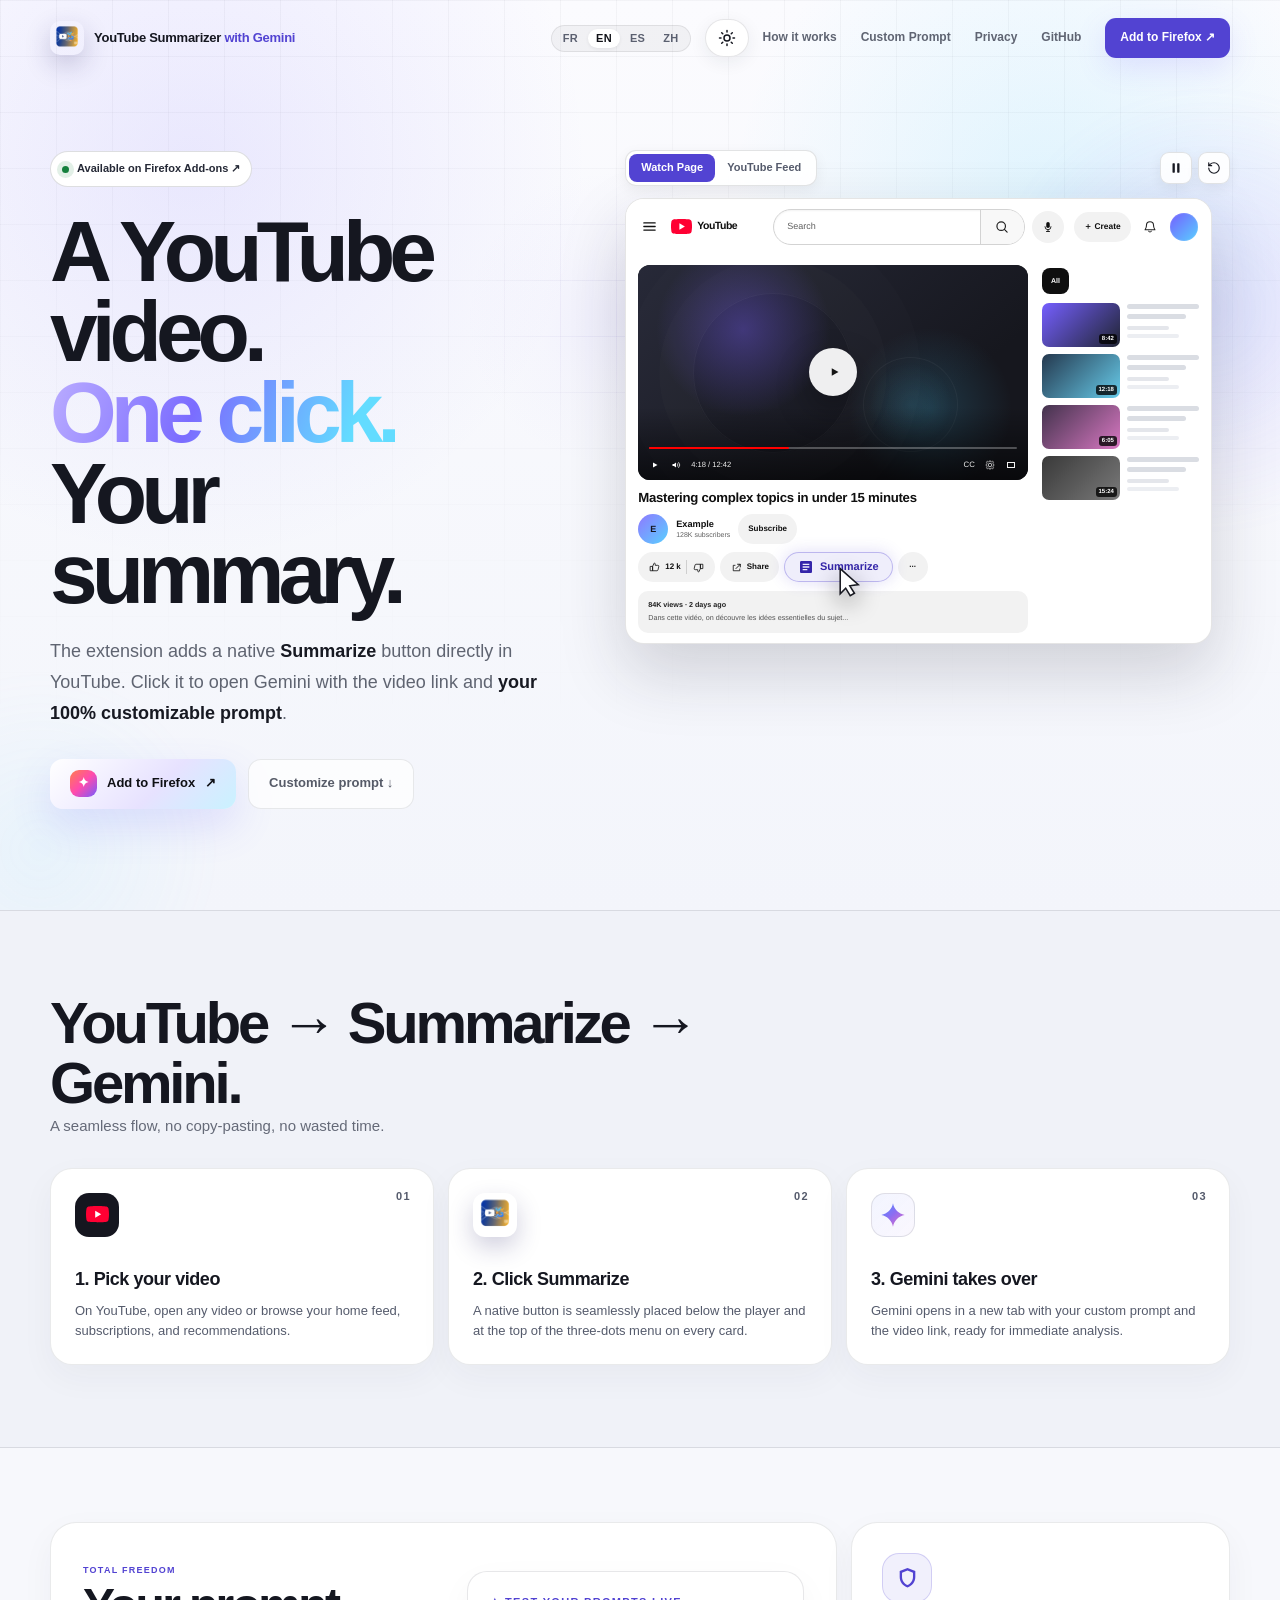
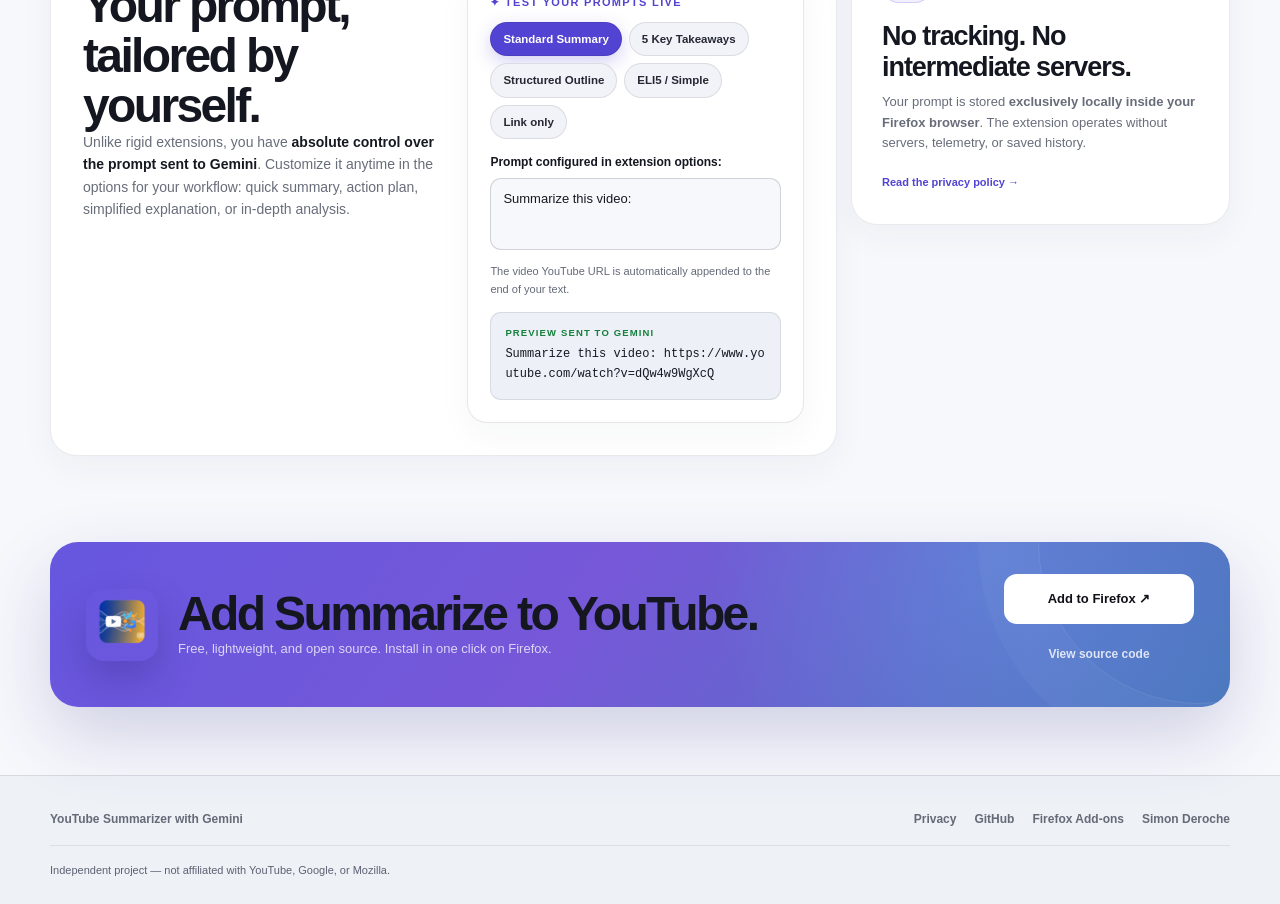
<file: docs/index.html>
<!doctype html>
<html lang="en">
<head>
  <meta charset="utf-8">
  <meta name="viewport" content="width=device-width,initial-scale=1">
  <meta name="theme-color" content="#0a0a0f">
  <meta name="description" content="Summarize a YouTube video with Gemini and your own instructions. Free Firefox extension with no telemetry or developer server.">
  <meta name="author" content="Epikaigle">
  <meta name="keywords" content="YouTube Summarizer, Résumé YouTube, Gemini, Google Gemini, Firefox Extension, YouTube Summary, Video Summarizer, Custom Prompt, AI Summary, Open Source">
  <meta property="og:title" content="YouTube Summarizer with Gemini — Firefox Extension">
  <meta property="og:description" content="Summarize a YouTube video with Gemini and your own instructions. Free Firefox extension with no telemetry or developer server.">
  <meta property="og:type" content="website">
  <meta property="og:locale" content="en_US">
  <meta property="og:locale:alternate" content="fr_FR">
  <meta property="og:locale:alternate" content="es_ES">
  <meta property="og:locale:alternate" content="zh_CN">
  <meta property="og:site_name" content="YouTube Summarizer with Gemini">
  <meta property="og:url" content="https://epikaigle.github.io/gemini-youtube-summarizer/">
  <meta property="og:image" content="https://epikaigle.github.io/gemini-youtube-summarizer/assets/social-preview.png?v=20261008">
  <meta property="og:image:alt" content="YouTube Summarizer with Gemini — Firefox Extension">
  <meta property="og:image:type" content="image/png">
  <meta property="og:image:width" content="1200">
  <meta property="og:image:height" content="630">
  <meta name="twitter:card" content="summary_large_image">
  <meta name="twitter:title" content="YouTube Summarizer with Gemini — Firefox Extension">
  <meta name="twitter:description" content="Summarize a YouTube video with Gemini and your own instructions. Free Firefox extension with no telemetry or developer server.">
  <meta name="twitter:image" content="https://epikaigle.github.io/gemini-youtube-summarizer/assets/social-preview.png?v=20261008">
  <meta name="twitter:image:alt" content="YouTube Summarizer with Gemini — Firefox Extension">
  <meta name="robots" content="index,follow">
  <link rel="canonical" href="https://epikaigle.github.io/gemini-youtube-summarizer/">
  <link rel="alternate" type="text/markdown" href="llms.txt" data-i18n-title="llm_docs" title="Documentation for AI assistants">
  <title>YouTube Summarizer with Gemini — Firefox Extension</title>
  <link rel="icon" href="assets/extension-icon.png?v=20260924" type="image/png" sizes="96x96">
  <link rel="apple-touch-icon" href="assets/extension-icon.png?v=20260924">
  <script>
    (() => {
      document.documentElement.classList.add('js');
      try {
        const saved = localStorage.getItem('site-theme');
        const systemDark = window.matchMedia('(prefers-color-scheme: dark)').matches;
        document.documentElement.dataset.theme = saved || (systemDark ? 'dark' : 'light');
      } catch {
        document.documentElement.dataset.theme = 'dark';
      }
    })();
  </script>
  <link rel="stylesheet" href="styles.css?v=20260923">
  <script type="application/ld+json">
  {
    "@context": "https://schema.org",
    "@graph": [
      {
        "@type": "SoftwareApplication",
        "name": "YouTube Summarizer with Gemini",
        "alternateName": "Résumé YouTube avec Gemini",
        "applicationCategory": "BrowserApplication",
        "operatingSystem": "Firefox, Firefox for Android",
        "description": "Summarize a YouTube video with Gemini and your own instructions. Free Firefox extension with no telemetry or developer server.",
        "url": "https://epikaigle.github.io/gemini-youtube-summarizer/",
        "downloadUrl": "https://addons.mozilla.org/firefox/addon/gemini-youtube-summarizer/",
        "isAccessibleForFree": true,
        "offers": {
          "@type": "Offer",
          "price": "0",
          "priceCurrency": "USD"
        },
        "author": {
          "@type": "Person",
          "name": "Epikaigle",
          "url": "https://github.com/Epikaigle"
        },
        "codeRepository": "https://github.com/Epikaigle/gemini-youtube-summarizer",
        "image": "https://epikaigle.github.io/gemini-youtube-summarizer/assets/social-preview.png?v=20261008"
      },
      {
        "@type": "FAQPage",
        "mainEntity": [
          {
            "@type": "Question",
            "name": "How does YouTube Summarizer with Gemini work?",
            "acceptedAnswer": {
              "@type": "Answer",
              "text": "The extension adds Summarize below the YouTube player and to video-card menus. Clicking opens Gemini with the selected video link and your customizable instructions."
            }
          },
          {
            "@type": "Question",
            "name": "Is the extension free?",
            "acceptedAnswer": {
              "@type": "Answer",
              "text": "The extension is free and open source. No paid API key is needed. Gemini is a Google service and may require signing in to a Google account."
            }
          },
          {
            "@type": "Question",
            "name": "Can I customize the instructions sent to Gemini?",
            "acceptedAnswer": {
              "@type": "Answer",
              "text": "Yes. Choose a classic summary, five key takeaways, a structured outline, a simple explanation, the link only, or your own text in preferences."
            }
          },
          {
            "@type": "Question",
            "name": "Does the developer collect my data or browsing history?",
            "acceptedAnswer": {
              "@type": "Answer",
              "text": "No data is sent to the developer. Preferences stay in Firefox. After your click, the video URL and your instructions are sent directly to Gemini. There is no intermediary server or telemetry."
            }
          }
        ]
      }
    ]
  }
  </script>
</head>
<body>
  <a class="skip-link" href="#main" data-i18n="skip_content">Skip to content</a>
  <div class="progress" aria-hidden="true"><span></span></div>

  <header class="site-header">
    <div class="container nav">
      <a class="brand" href="#main" data-i18n-aria="nav_home" aria-label="Home">
        <img class="brand-icon" src="assets/extension-icon.png?v=20260923" width="34" height="34" alt="" aria-hidden="true">
        <span class="brand-text" data-i18n="nav_brand">YouTube Summarizer <b>with Gemini</b></span>
      </a>

      <!-- Sélecteur de Langue (FR, EN, ES, ZH) -->
      <div class="lang-switcher" role="group" data-i18n-aria="choose_language" aria-label="Choose language">
        <button class="lang-btn" data-lang="fr" aria-pressed="false" type="button" aria-label="Français">FR</button>
        <button class="lang-btn active" data-lang="en" aria-pressed="true" type="button" aria-label="English">EN</button>
        <button class="lang-btn" data-lang="es" aria-pressed="false" type="button" aria-label="Español">ES</button>
        <button class="lang-btn" data-lang="zh" aria-pressed="false" type="button" aria-label="中文">ZH</button>
      </div>

      <button class="theme-toggle" type="button" aria-label="Switch to light theme" aria-pressed="false" title="Switch to light theme">
        <svg class="theme-icon theme-icon-sun" viewBox="0 0 24 24" width="18" height="18" fill="none" stroke="currentColor" stroke-width="2" stroke-linecap="round" stroke-linejoin="round" aria-hidden="true"><circle cx="12" cy="12" r="4"/><path d="M12 2v2M12 20v2M4.93 4.93l1.41 1.41M17.66 17.66l1.41 1.41M2 12h2M20 12h2M6.34 17.66l-1.41 1.41M19.07 4.93l-1.41 1.41"/></svg>
        <svg class="theme-icon theme-icon-moon" viewBox="0 0 24 24" width="18" height="18" fill="none" stroke="currentColor" stroke-width="2" stroke-linecap="round" stroke-linejoin="round" aria-hidden="true"><path d="M12 3a6 6 0 0 0 9 9 9 9 0 1 1-9-9Z"/></svg>
      </button>

      <button class="menu-button" type="button" aria-expanded="false" aria-controls="nav-links">
        <span></span><span></span><span></span>
        <span class="sr-only">Open menu</span>
      </button>

      <nav class="nav-links" id="nav-links">
        <a href="#comment" data-i18n="nav_how">How it works</a>
        <a href="#avantages" data-i18n="nav_custom">Custom Prompt</a>
        <a href="privacy.html" data-i18n="nav_privacy">Privacy</a>
        <a href="https://github.com/Epikaigle/gemini-youtube-summarizer" target="_blank" rel="noreferrer">GitHub</a>
        <a class="nav-install" href="https://addons.mozilla.org/firefox/addon/gemini-youtube-summarizer/" target="_blank" rel="noreferrer" data-i18n="nav_install">Add to Firefox ↗</a>
      </nav>
    </div>
  </header>

  <main id="main">
    <section class="hero">
      <div class="hero-light hero-light-a" aria-hidden="true"></div>
      <div class="hero-light hero-light-b" aria-hidden="true"></div>
      <div class="hero-mouse-glow" aria-hidden="true"></div>
      <div class="hero-grid-spotlight" aria-hidden="true"></div>

      <div class="container hero-grid">
        <div class="hero-copy reveal">
          <a class="amo-pill" href="https://addons.mozilla.org/firefox/addon/gemini-youtube-summarizer/" target="_blank" rel="noreferrer">
            <span></span> <span data-i18n="hero_pill">Available on Firefox Add-ons ↗</span>
          </a>

          <h1 data-i18n="hero_title">A YouTube video.<br><em>One click.</em> Your summary.</h1>
          <p class="hero-text" data-i18n="hero_text">The extension adds a native <strong>Summarize</strong> button directly in YouTube. Click it to open Gemini with the video link and <strong>your 100% customizable prompt</strong>.</p>

          <div class="hero-actions">
            <a class="button button-primary" href="https://addons.mozilla.org/firefox/addon/gemini-youtube-summarizer/" target="_blank" rel="noreferrer">
              <span class="firefox-mark">✦</span>
              <span data-i18n="hero_cta_add">Add to Firefox</span>
              <span>↗</span>
            </a>
            <a class="button button-secondary" href="#avantages" data-i18n="hero_cta_custom">Customize prompt ↓</a>
          </div>
        </div>

        <div class="hero-visual reveal" id="demo" data-flow-mode="watch" data-flow-phase="idle" role="region" data-i18n-aria="demo_region" aria-label="Animated demonstration of YouTube and Gemini">
          
          <!-- Contrôles positionnés au-dessus de la fenêtre YouTube (sans superposition) -->
          <div class="demo-controls-bar" data-i18n-aria="demo_controls" aria-label="Demonstration controls">
            <div class="demo-modes" role="tablist" data-i18n-aria="demo_scenario" aria-label="YouTube scenario">
              <button class="demo-mode-tab active" type="button" data-mode="watch" role="tab" aria-selected="true" data-i18n="demo_tab_watch">Watch Page</button>
              <button class="demo-mode-tab" type="button" data-mode="feed" role="tab" aria-selected="false" data-i18n="demo_tab_feed">YouTube Feed</button>
            </div>
            <div class="demo-actions">
              <button class="demo-ctrl-btn" id="demo-ctrl-toggle" type="button" aria-label="Pause animation" title="Pause animation">
                <svg class="icon-pause" viewBox="0 0 24 24" width="14" height="14" fill="currentColor" aria-hidden="true"><rect x="6" y="4" width="4" height="16" rx="1"/><rect x="14" y="4" width="4" height="16" rx="1"/></svg>
                <svg class="icon-play" viewBox="0 0 24 24" width="14" height="14" fill="currentColor" aria-hidden="true"><path d="m7 4 13 8-13 8V4Z"/></svg>
              </button>
              <button class="demo-ctrl-btn" id="demo-ctrl-replay" type="button" data-i18n-aria="demo_replay" aria-label="Replay animation" data-i18n-title="demo_replay" title="Replay animation">
                <svg viewBox="0 0 24 24" width="14" height="14" fill="none" stroke="currentColor" stroke-width="2" stroke-linecap="round" stroke-linejoin="round" aria-hidden="true"><path d="M3 12a9 9 0 1 0 9-9 9.75 9.75 0 0 0-6.74 2.74L3 8"/><path d="M3 3v5h5"/></svg>
              </button>
            </div>
          </div>

          <!-- Zone scénique contenant les fenêtres YouTube et Gemini -->
          <div class="demo-stage">
            <div class="demo-cursor" aria-hidden="true">
              <svg viewBox="0 0 24 30"><path d="M3 2.5 20.5 18l-8.2 1.2 4.5 7.2-4.1 2.3-4.4-7.2L3 27V2.5Z" fill="#fff" stroke="#171820" stroke-width="1.5"/></svg>
              <span class="cursor-click-ring"></span>
            </div>

            <!-- YouTube Watch Page Mockup (Exact Extension & YouTube Layout) -->
            <div class="youtube-page-mock">
              <div class="yt-appbar">
                <div class="yt-left">
                  <span class="yt-menu" aria-hidden="true"><svg viewBox="0 0 24 24"><path d="M4 7h16M4 12h16M4 17h16" fill="none" stroke="currentColor" stroke-width="1.8" stroke-linecap="round"/></svg></span>
                  <span class="yt-logo">
                    <svg viewBox="0 0 28 20" aria-hidden="true"><path fill="#ff0033" d="M27.4 3.1A3.5 3.5 0 0 0 25 .7C22.8 0 14 0 14 0S5.2 0 3 .7A3.5 3.5 0 0 0 .6 3.1 36 36 0 0 0 0 10a36 36 0 0 0 .6 6.9A3.5 3.5 0 0 0 3 19.3c2.2.7 11 .7 11 .7s8.8 0 11-.7a3.5 3.5 0 0 0 2.4-2.4A36 36 0 0 0 28 10a36 36 0 0 0-.6-6.9Z"/><path fill="#fff" d="m11.2 14.3 7.3-4.3-7.3-4.3v8.6Z"/></svg>
                    <b>YouTube</b>
                  </span>
                </div>

                <div class="yt-search-wrap">
                  <div class="yt-search">
                    <span class="demo-yt-search-label">Rechercher</span>
                    <b aria-hidden="true"><svg viewBox="0 0 24 24"><circle cx="10.8" cy="10.8" r="6.4" fill="none" stroke="currentColor" stroke-width="1.8"/><path d="m15.6 15.6 4.1 4.1" fill="none" stroke="currentColor" stroke-width="1.8" stroke-linecap="round"/></svg></b>
                  </div>
                  <span class="yt-voice" aria-hidden="true"><svg viewBox="0 0 24 24"><rect x="9" y="3.5" width="6" height="10" rx="3" fill="currentColor"/><path d="M6.8 11.5a5.2 5.2 0 0 0 10.4 0M12 16.7v3M9.3 19.7h5.4" fill="none" stroke="currentColor" stroke-width="1.5" stroke-linecap="round"/></svg></span>
                </div>

                <div class="yt-top-actions">
                  <span class="yt-create">＋ Create</span>
                  <span class="yt-bell" aria-hidden="true"><svg viewBox="0 0 24 24"><path d="M6.7 9.5a5.3 5.3 0 0 1 10.6 0c0 5 2 5.4 2 6.5H4.7c0-1.1 2-1.5 2-6.5Z" fill="none" stroke="currentColor" stroke-width="1.6"/><path d="M10 18.2a2.2 2.2 0 0 0 4 0" fill="none" stroke="currentColor" stroke-width="1.6" stroke-linecap="round"/></svg></span>
                  <i class="yt-profile"></i>
                </div>
              </div>

              <div class="yt-layout">
                <div class="yt-watch">
                  <div class="yt-player">
                    <div class="yt-scene">
                      <div class="scene-orb scene-orb-a"></div>
                      <div class="scene-orb scene-orb-b"></div>
                      <span class="player-center" aria-hidden="true"><svg viewBox="0 0 24 24"><path d="m9 7 9 5-9 5V7Z" fill="currentColor"/></svg></span>
                    </div>
                    <div class="yt-progress-track"><i></i></div>
                    <div class="yt-controls">
                      <span class="yt-control-icon" aria-hidden="true"><svg viewBox="0 0 24 24"><path d="m8 7 9 5-9 5V7Z" fill="currentColor"/></svg></span>
                      <span class="yt-control-icon" aria-hidden="true"><svg viewBox="0 0 24 24"><path d="M5 10v4h3l4 3V7l-4 3H5Z" fill="currentColor"/><path d="M15 9.5a4 4 0 0 1 0 5M17.5 7a7.2 7.2 0 0 1 0 10" fill="none" stroke="currentColor" stroke-width="1.5" stroke-linecap="round"/></svg></span>
                      <small>4:18 / 12:42</small>
                      <div>
                        <span>CC</span>
                        <span class="yt-control-icon" aria-hidden="true"><svg viewBox="0 0 24 24"><path d="M12 8.5a3.5 3.5 0 1 0 0 7 3.5 3.5 0 0 0 0-7Z" fill="none" stroke="currentColor" stroke-width="1.5"/><path d="m12 3 1 2.1 2.3.5 1.8-1.4 2 2-1.4 1.8.5 2.3L20.5 12l-2.3 1.7-.5 2.3 1.4 1.8-2 2-1.8-1.4-2.3.5L12 21l-1-2.1-2.3-.5-1.8 1.4-2-2L6.3 16l-.5-2.3L3.5 12l2.3-1.7.5-2.3L4.9 6.2l2-2 1.8 1.4 2.3-.5L12 3Z" fill="none" stroke="currentColor" stroke-width="1.2" stroke-linejoin="round"/></svg></span>
                        <span class="yt-control-icon" aria-hidden="true"><svg viewBox="0 0 24 24"><path d="M4 6h16v12H4V6Zm2 2v8h12V8H6Z" fill="currentColor"/></svg></span>
                      </div>
                    </div>
                  </div>

                  <div class="yt-title demo-yt-title">Mastering complex topics in under 15 minutes</div>

                  <div class="yt-info-row">
                    <div class="yt-channel">
                      <span class="yt-avatar">E</span>
                      <div><strong class="demo-yt-channel">Example</strong><small class="demo-yt-subs">128K subscribers</small></div>
                      <span class="yt-subscribe demo-yt-subscribe">Subscribe</span>
                    </div>

                    <!-- Authentic YouTube Action Buttons with the injected extension button -->
                    <div class="yt-actions-row">
                      <span class="yt-pill yt-pill-like"><svg class="yt-action-icon" viewBox="0 0 24 24" aria-hidden="true"><path d="M8.5 10 11 4.5c.5-1.1 2.1-.8 2.2.4l.2 3.1H18a2 2 0 0 1 1.9 2.5l-1.5 6A2 2 0 0 1 16.5 18H8.5v-8Z" fill="none" stroke="currentColor" stroke-width="1.5"/><path d="M4 10h4.5v8H4v-8Z" fill="none" stroke="currentColor" stroke-width="1.5"/></svg>12 k<i class="yt-like-sep"></i><svg class="yt-action-icon" viewBox="0 0 24 24" aria-hidden="true"><path d="M15.5 14 13 19.5c-.5 1.1-2.1.8-2.2-.4l-.2-3.1H6a2 2 0 0 1-1.9-2.5l1.5-6A2 2 0 0 1 7.5 6h8v8Z" fill="none" stroke="currentColor" stroke-width="1.5"/><path d="M20 14h-4.5V6H20v8Z" fill="none" stroke="currentColor" stroke-width="1.5"/></svg></span>
                      <span class="yt-pill"><svg class="yt-action-icon" viewBox="0 0 24 24" aria-hidden="true"><path d="M14 6h5v5M19 6l-8 8" fill="none" stroke="currentColor" stroke-width="1.7" stroke-linecap="round"/><path d="M18 14v4H6V8h4" fill="none" stroke="currentColor" stroke-width="1.5"/></svg><span class="demo-yt-share">Share</span></span>
                      
                      <!-- Exact Injected Button from extension content.js -->
                      <strong class="yt-resume-action yt-spec-button-tonal" id="gemini-summary-button-watch-page" data-i18n-title="action_summarize" title="Summarize">
                        <svg class="yt-summary-svg" viewBox="0 0 24 24" width="20" height="20" aria-hidden="true"><path d="M19 3H5c-1.1 0-2 .9-2 2v14c0 1.1.9 2 2 2h14c1.1 0 2-.9 2-2V5c0-1.1-.9-2-2-2zm-5 14H7v-2h7v2zm3-4H7v-2h10v2zm0-4H7V7h10v2z" fill="currentColor"/></svg>
                        <span class="demo-yt-btn-text">Summarize</span>
                        <i></i>
                      </strong>

                      <span class="yt-pill yt-more" aria-hidden="true">···</span>
                    </div>
                  </div>

                  <div class="yt-description">
                    <strong class="demo-yt-views">84K views · 2 days ago</strong>
                    <span>Dans cette vidéo, on découvre les idées essentielles du sujet...</span>
                  </div>
                </div>

                <aside class="yt-sidebar" aria-hidden="true">
                  <span class="yt-filter">All</span>
                  <div class="yt-rec"><i class="thumb thumb-a"><span>8:42</span></i><div><b></b><b></b><small></small><em></em></div></div>
                  <div class="yt-rec"><i class="thumb thumb-b"><span>12:18</span></i><div><b></b><b></b><small></small><em></em></div></div>
                  <div class="yt-rec"><i class="thumb thumb-c"><span>6:05</span></i><div><b></b><b></b><small></small><em></em></div></div>
                  <div class="yt-rec"><i class="thumb thumb-d"><span>15:24</span></i><div><b></b><b></b><small></small><em></em></div></div>
                </aside>
              </div>
            </div>

            <!-- YouTube Feed Mockup (True Regular Grid & Popup Menu) -->
            <div class="youtube-feed-mock" aria-hidden="true">
              <div class="yt-feed-top">
                <div class="yt-feed-brand">
                  <span class="yt-menu" aria-hidden="true"><svg viewBox="0 0 24 24"><path d="M4 7h16M4 12h16M4 17h16" fill="none" stroke="currentColor" stroke-width="1.8" stroke-linecap="round"/></svg></span>
                  <span class="yt-logo">
                    <svg viewBox="0 0 28 20" aria-hidden="true"><path fill="#ff0033" d="M27.4 3.1A3.5 3.5 0 0 0 25 .7C22.8 0 14 0 14 0S5.2 0 3 .7A3.5 3.5 0 0 0 .6 3.1 36 36 0 0 0 0 10a36 36 0 0 0 .6 6.9A3.5 3.5 0 0 0 3 19.3c2.2.7 11 .7 11 .7s8.8 0 11-.7a3.5 3.5 0 0 0 2.4-2.4A36 36 0 0 0 28 10a36 36 0 0 0-.6-6.9Z"/><path fill="#fff" d="m11.2 14.3 7.3-4.3-7.3-4.3v8.6Z"/></svg>
                    <b>YouTube</b>
                  </span>
                </div>

                <div class="yt-feed-search">
                  <span class="demo-yt-search-label">Rechercher</span>
                  <svg viewBox="0 0 24 24" aria-hidden="true"><circle cx="10.8" cy="10.8" r="6.4" fill="none" stroke="currentColor" stroke-width="1.8"/><path d="m15.6 15.6 4.1 4.1" fill="none" stroke="currentColor" stroke-width="1.8" stroke-linecap="round"/></svg>
                </div>

                <div class="yt-feed-actions">
                  <span class="yt-create">＋ Create</span>
                  <i class="yt-profile"></i>
                </div>
              </div>

              <!-- Pill tags filter bar -->
              <div class="yt-chips-bar" aria-hidden="true">
                <span class="yt-chip active">All</span>
                <span class="yt-chip">Podcasts</span>
                <span class="yt-chip demo-yt-music">Music</span>
                <span class="yt-chip demo-yt-gaming">Gaming</span>
              </div>

              <!-- True Regular 3-Column YouTube Grid -->
              <div class="yt-feed-layout">
                <article class="yt-card featured-card">
                  <div class="yt-card-thumb thumb-a"><span>12:42</span></div>
                  <div class="yt-card-meta">
                    <span class="yt-card-avatar">E</span>
                    <div class="yt-card-copy">
                      <b class="demo-card1-title">Mastering complex topics in under 15 minutes</b>
                      <small class="demo-card1-meta">Example · 84K views · 2 days ago</small>
                    </div>
                    <span class="yt-card-more">⋮</span>
                  </div>

                  <!-- Authentic Injected Menu item at top of dropdown -->
                  <div class="yt-card-menu">
                    <strong class="yt-card-resume" id="gemini-summary-button-menu">
                      <svg viewBox="0 0 24 24" width="18" height="18" aria-hidden="true"><path d="M19 3H5c-1.1 0-2 .9-2 2v14c0 1.1.9 2 2 2h14c1.1 0 2-.9 2-2V5c0-1.1-.9-2-2-2zm-5 14H7v-2h7v2zm3-4H7v-2h10v2zm0-4H7V7h10v2z" fill="currentColor"/></svg>
                      <span class="demo-yt-btn-text">Summarize</span>
                    </strong>
                    <span class="demo-menu-queue">Add to queue</span>
                    <span class="demo-menu-save">Save to Watch later</span>
                    <span class="demo-menu-share">Share</span>
                  </div>
                </article>

                <article class="yt-card">
                  <div class="yt-card-thumb thumb-b"><span>8:42</span></div>
                  <div class="yt-card-meta">
                    <span class="yt-card-avatar">A</span>
                    <div class="yt-card-copy">
                      <b class="demo-card2-title">5 key insights to accelerate your learning</b>
                      <small class="demo-card2-meta">Learning · 42K views · 3 days ago</small>
                    </div>
                    <span class="yt-card-dots">⋮</span>
                  </div>
                </article>

                <article class="yt-card">
                  <div class="yt-card-thumb thumb-c"><span>15:20</span></div>
                  <div class="yt-card-meta">
                    <span class="yt-card-avatar">M</span>
                    <div class="yt-card-copy">
                      <b class="demo-card3-title">Simple method to retain key concepts</b>
                      <small class="demo-card3-meta">Method · 63K views · 5 days ago</small>
                    </div>
                    <span class="yt-card-dots">⋮</span>
                  </div>
                </article>

                <article class="yt-card">
                  <div class="yt-card-thumb thumb-d"><span>21:15</span></div>
                  <div class="yt-card-meta">
                    <span class="yt-card-avatar">S</span>
                    <div class="yt-card-copy">
                      <b class="demo-card4-title">Complete guide: Mastering new skills fast</b>
                      <small class="demo-card4-meta">Science · 95K views · 1 week ago</small>
                    </div>
                    <span class="yt-card-dots">⋮</span>
                  </div>
                </article>

                <article class="yt-card">
                  <div class="yt-card-thumb thumb-a"><span>10:05</span></div>
                  <div class="yt-card-meta">
                    <span class="yt-card-avatar">D</span>
                    <div class="yt-card-copy">
                      <b class="demo-card5-title">How to organize notes and ideas effectively</b>
                      <small class="demo-card5-meta">Discovery · 51K views · 4 days ago</small>
                    </div>
                    <span class="yt-card-dots">⋮</span>
                  </div>
                </article>

                <article class="yt-card">
                  <div class="yt-card-thumb thumb-b"><span>14:30</span></div>
                  <div class="yt-card-meta">
                    <span class="yt-card-avatar">T</span>
                    <div class="yt-card-copy">
                      <b class="demo-card6-title">The secrets of modern productivity explained</b>
                      <small class="demo-card6-meta">Tech · 112K views · 6 days ago</small>
                    </div>
                    <span class="yt-card-dots">⋮</span>
                  </div>
                </article>
              </div>
            </div>

            <div class="handoff-arrow" aria-hidden="true">
              <span class="transfer-packet"><b>URL + Prompt</b></span>
              <svg viewBox="0 0 120 46"><path d="M3 23 C34 3,82 43,116 22" fill="none" stroke="currentColor" stroke-width="2" stroke-dasharray="4 6"/><path d="m108 14 9 8-9 8" fill="none" stroke="currentColor" stroke-width="2"/></svg>
            </div>

            <!-- Google Gemini Authentic Web Interface Mockup with Gemini Flash -->
            <div class="gemini-app-mock" aria-hidden="true">
              <aside class="gemini-sidebar-mock">
                <div class="gemini-side-brand">
                  <span aria-hidden="true"><svg viewBox="0 0 24 24"><path d="M4 7h16M4 12h16M4 17h16" fill="none" stroke="currentColor" stroke-width="1.7" stroke-linecap="round"/></svg></span>
                  <span class="gemini-brand-badge">Gemini</span>
                </div>
                <div class="gemini-new-chat">＋ <span class="demo-gemini-new-chat">New chat</span></div>
                <small class="demo-gemini-recent">Recent</small>
                <div class="gemini-history">
                  <i></i><i></i><i class="short"></i>
                </div>
                <div class="gemini-side-settings" aria-hidden="true"><svg viewBox="0 0 24 24"><circle cx="12" cy="12" r="3.2" fill="none" stroke="currentColor" stroke-width="1.5"/><path d="m12 3 1 2.1 2.3.5 1.8-1.4 2 2-1.4 1.8.5 2.3L20.5 12l-2.3 1.7-.5 2.3 1.4 1.8-2 2-1.8-1.4-2.3.5L12 21l-1-2.1-2.3-.5-1.8 1.4-2-2L6.3 16l-.5-2.3L3.5 12l2.3-1.7.5-2.3L4.9 6.2l2-2 1.8 1.4 2.3-.5L12 3Z" fill="none" stroke="currentColor" stroke-width="1.1" stroke-linejoin="round"/></svg></div>
              </aside>

              <div class="gemini-main-mock">
                <div class="gemini-topbar-mock">
                  <div class="gemini-model-pill">
                    <strong class="demo-gemini-model">Gemini Flash</strong>
                    <span class="chevron">▾</span>
                  </div>
                  <span class="gemini-account">E</span>
                </div>

                <div class="gemini-thread">
                  <div class="gemini-user-message">
                    <div class="gemini-yt-chip">
                      <svg viewBox="0 0 24 24" width="16" height="16" fill="#ff0033" aria-hidden="true"><path d="M23.498 6.186a3.016 3.016 0 0 0-2.122-2.136C19.505 3.545 12 3.545 12 3.545s-7.505 0-9.377.505A3.017 3.017 0 0 0 .502 6.186C0 8.07 0 12 0 12s0 3.93.502 5.814a3.016 3.016 0 0 0 2.122 2.136c1.871.505 9.376.505 9.376.505s7.505 0 9.377-.505a3.015 3.015 0 0 0 2.122-2.136C24 15.93 24 12 24 12s0-3.93-.502-5.814zM9.545 15.568V8.432L15.818 12l-6.273 3.568z"/></svg>
                      <span>youtube.com/watch?v=VIDEO_ID</span>
                    </div>
                    <span class="user-prompt-text demo-user-prompt">Summarize this video:</span>
                  </div>

                  <div class="gemini-thinking">
                    <span class="gemini-glyph">✦</span>
                    <div>
                      <strong class="demo-gemini-thinking">Analyzing YouTube video...</strong>
                      <span class="thinking-dots"><i></i><i></i><i></i></span>
                    </div>
                  </div>

                  <div class="gemini-response">
                    <div class="gemini-response-brand"><span class="gemini-glyph">✦</span><strong>Gemini</strong></div>
                    <div class="gemini-response-title demo-gemini-resp-title">Video Summary</div>
                    <p class="response-line response-intro demo-gemini-resp-intro">Here are the key takeaways from the presentation:</p>
                    <ul>
                      <li class="response-line response-one"><b class="demo-resp-p1-title">Core Concepts:</b> <span class="demo-resp-p1-text">focus on the essential pillars to quickly grasp the subject.</span></li>
                      <li class="response-line response-two"><b class="demo-resp-p2-title">Practical Application:</b> <span class="demo-resp-p2-text">connect new ideas to real-world scenarios rather than memorizing in isolation.</span></li>
                      <li class="response-line response-three"><b class="demo-resp-p3-title">Key Takeaways:</b> <span class="demo-resp-p3-text">retain the 3 main takeaways to save valuable learning time.</span></li>
                    </ul>
                    <div class="gemini-response-actions">
                      <span data-i18n-title="response_good" title="Good response">👍</span>
                      <span data-i18n-title="response_bad" title="Bad response">👎</span>
                      <span data-i18n-title="action_copy" title="Copy">📋</span>
                      <span data-i18n-title="action_share" title="Share">↗</span>
                    </div>
                  </div>
                </div>

                <div class="gemini-composer">
                  <span class="gemini-add">＋</span>
                  <div class="gemini-composer-copy">
                    <span class="composer-placeholder demo-gemini-placeholder">Ask Gemini...</span>
                    <span class="composer-prompt" data-full-prompt="Summarize this video: youtube.com/watch?v=VIDEO_ID"></span><span class="composer-caret" aria-hidden="true"></span>
                  </div>
                  <span class="gemini-mic" aria-hidden="true"><svg viewBox="0 0 24 24"><rect x="9" y="4" width="6" height="10" rx="3" fill="none" stroke="currentColor" stroke-width="1.6"/><path d="M6.8 11.5a5.2 5.2 0 0 0 10.4 0M12 16.7V20" fill="none" stroke="currentColor" stroke-width="1.6" stroke-linecap="round"/></svg></span>
                  <span class="gemini-send-animated">↑<i></i></span>
                </div>
              </div>
            </div>
          </div>
        </div>
      </div>
    </section>

    <!-- Section Comment ça marche -->
    <section class="how" id="comment">
      <div class="container">
        <div class="section-title reveal">
          <h2 data-i18n="how_title">YouTube → Summarize → Gemini.</h2>
          <p data-i18n="how_subtitle">A seamless flow, no copy-pasting, no wasted time.</p>
        </div>

        <div class="steps">
          <article class="step reveal">
            <span class="number">01</span>
            <div class="step-icon youtube-mini">
              <svg viewBox="0 0 28 20" aria-hidden="true"><path fill="#ff0033" d="M27.4 3.1A3.5 3.5 0 0 0 25 .7C22.8 0 14 0 14 0S5.2 0 3 .7A3.5 3.5 0 0 0 .6 3.1 36 36 0 0 0 0 10a36 36 0 0 0 .6 6.9A3.5 3.5 0 0 0 3 19.3c2.2.7 11 .7 11 .7s8.8 0 11-.7a3.5 3.5 0 0 0 2.4-2.4A36 36 0 0 0 28 10a36 36 0 0 0-.6-6.9Z"/><path fill="#fff" d="m11.2 14.3 7.3-4.3-7.3-4.3v8.6Z"/></svg>
            </div>
            <h3 data-i18n="how_step1_title">1. Pick your video</h3>
            <p data-i18n="how_step1_desc">On YouTube, open any video or browse your home feed, subscriptions, and recommendations.</p>
          </article>

          <article class="step reveal">
            <span class="number">02</span>
            <div class="step-icon extension-mini">
              <img src="assets/extension-icon.png?v=20260923" width="44" height="44" loading="lazy" decoding="async" alt="" aria-hidden="true">
            </div>
            <h3 data-i18n="how_step2_title">2. Click Summarize</h3>
            <p data-i18n="how_step2_desc">A native button is seamlessly placed below the player and at the top of the three-dots menu on every card.</p>
          </article>

          <article class="step reveal">
            <span class="number">03</span>
            <div class="step-icon gemini-mini" aria-hidden="true">
              <svg viewBox="0 0 48 48">
                <defs><linearGradient id="gemini-step-gradient" x1="6" y1="4" x2="42" y2="44" gradientUnits="userSpaceOnUse"><stop stop-color="#4f8cff"/><stop offset=".48" stop-color="#8d6df1"/><stop offset="1" stop-color="#e46fc6"/></linearGradient></defs>
                <path d="M24 4c1.8 10.1 9.9 18.2 20 20-10.1 1.8-18.2 9.9-20 20-1.8-10.1-9.9-18.2-20-20C14.1 22.2 22.2 14.1 24 4Z" fill="url(#gemini-step-gradient)"/>
              </svg>
            </div>
            <h3 data-i18n="how_step3_title">3. Gemini takes over</h3>
            <p data-i18n="how_step3_desc">Gemini opens in a new tab with your custom prompt and the video link, ready for immediate analysis.</p>
          </article>
        </div>
      </div>
    </section>

    <!-- Studio de Personnalisation du Prompt (Hauteur verrouillée : 0px de saut) -->
    <section class="benefits" id="avantages">
      <div class="container benefits-grid">
        <div class="benefit-main reveal">
          <div class="benefit-copy">
            <span class="kicker" data-i18n="studio_kicker">Total Freedom</span>
            <h2 data-i18n="studio_title_section">Your prompt, tailored by yourself.</h2>
            <p class="benefit-lead" data-i18n="studio_lead">Unlike rigid extensions, you have <strong>absolute control over the prompt sent to Gemini</strong>. Customize it anytime in the options for your workflow: quick summary, action plan, simplified explanation, or in-depth analysis.</p>
          </div>

          <!-- Studio interactif calqué sur options.html de l'extension -->
          <div class="prompt-studio">
            <div class="studio-header">
              <span class="studio-title" data-i18n="studio_test_title">✦ Test your prompts live</span>
              <div class="studio-preset-list" role="group" data-i18n-aria="prompt_examples" aria-label="Example instructions">
                <button class="preset-chip active" type="button" data-preset-id="classic" data-i18n="preset_classic">Standard Summary</button>
                <button class="preset-chip" type="button" data-preset-id="points" data-i18n="preset_points">5 Key Takeaways</button>
                <button class="preset-chip" type="button" data-preset-id="plan" data-i18n="preset_plan">Structured Outline</button>
                <button class="preset-chip" type="button" data-preset-id="simple" data-i18n="preset_simple">ELI5 / Simple</button>
                <button class="preset-chip" type="button" data-preset-id="link" data-i18n="preset_link">Link only</button>
              </div>
            </div>

            <div class="studio-editor">
              <label for="interactive-prompt-input" data-i18n="studio_input_label">Prompt configured in extension options:</label>
              <textarea id="interactive-prompt-input" rows="3" spellcheck="false">Summarize this video:</textarea>
              <small class="studio-hint" data-i18n="studio_hint">The video YouTube URL is automatically appended to the end of your text.</small>
            </div>

            <div class="studio-preview-card" aria-live="polite">
              <span class="preview-badge" data-i18n="studio_preview_badge">Preview sent to Gemini</span>
              <pre class="studio-preview-text" id="interactive-prompt-preview">Summarize this video: https://www.youtube.com/watch?v=dQw4w9WgXcQ</pre>
            </div>
          </div>
        </div>

        <div class="benefit-side reveal" id="confidentialite">
          <span class="privacy-icon">
            <svg viewBox="0 0 32 32" aria-hidden="true"><path d="M16 2.6 26 6.5v7.5c0 6.1-4 11.3-10 13.4C10 25.3 6 20.1 6 14V6.5l10-3.9Zm0 3.3L9 8.6V14c0 4.5 2.8 8.5 7 10.4 4.2-1.9 7-5.9 7-10.4V8.6l-7-2.7Z"/></svg>
          </span>
          <h3 data-i18n="privacy_card_title">No tracking. No intermediate servers.</h3>
          <p data-i18n="privacy_card_desc">Your prompt is stored <strong>exclusively locally inside your Firefox browser</strong>. The extension operates without servers, telemetry, or saved history.</p>
          <a class="benefit-privacy-link" href="privacy.html" data-i18n="privacy_card_link">Read the privacy policy →</a>
        </div>
      </div>
    </section>

    <!-- Section Installation -->
    <section class="install">
      <div class="container install-card reveal">
        <div class="install-copy">
          <img src="assets/extension-icon.png?v=20260923" width="96" height="96" loading="lazy" decoding="async" alt="" aria-hidden="true">
          <div>
            <h2 data-i18n="install_title">Add Summarize to YouTube.</h2>
            <p data-i18n="install_desc">Free, lightweight, and open source. Install in one click on Firefox.</p>
          </div>
        </div>

        <div class="install-actions">
          <a class="button button-white" href="https://addons.mozilla.org/firefox/addon/gemini-youtube-summarizer/" target="_blank" rel="noreferrer" data-i18n="install_btn">Add to Firefox ↗</a>
          <a class="code-link" href="https://github.com/Epikaigle/gemini-youtube-summarizer" target="_blank" rel="noreferrer" data-i18n="install_source">View source code</a>
        </div>
      </div>
    </section>
  </main>

  <footer>
    <div class="container footer-row">
      <span class="footer-brand-title" data-i18n="footer_brand">YouTube Summarizer with Gemini</span>
      <div>
        <a href="privacy.html" data-i18n="nav_privacy">Privacy</a>
        <a href="https://github.com/Epikaigle/gemini-youtube-summarizer" target="_blank" rel="noreferrer">GitHub</a>
        <a href="https://addons.mozilla.org/firefox/addon/gemini-youtube-summarizer/" target="_blank" rel="noreferrer">Firefox Add-ons</a>
        <a href="https://simonderoche.fr/creation-web/" target="_blank" rel="noopener">Simon Deroche</a>
      </div>
    </div>
    <div class="container legal-line" data-i18n="footer_legal">Independent project — not affiliated with YouTube, Google, or Mozilla.</div>
  </footer>

  <script src="script.js?v=20261008"></script>
</body>
</html>
</file>
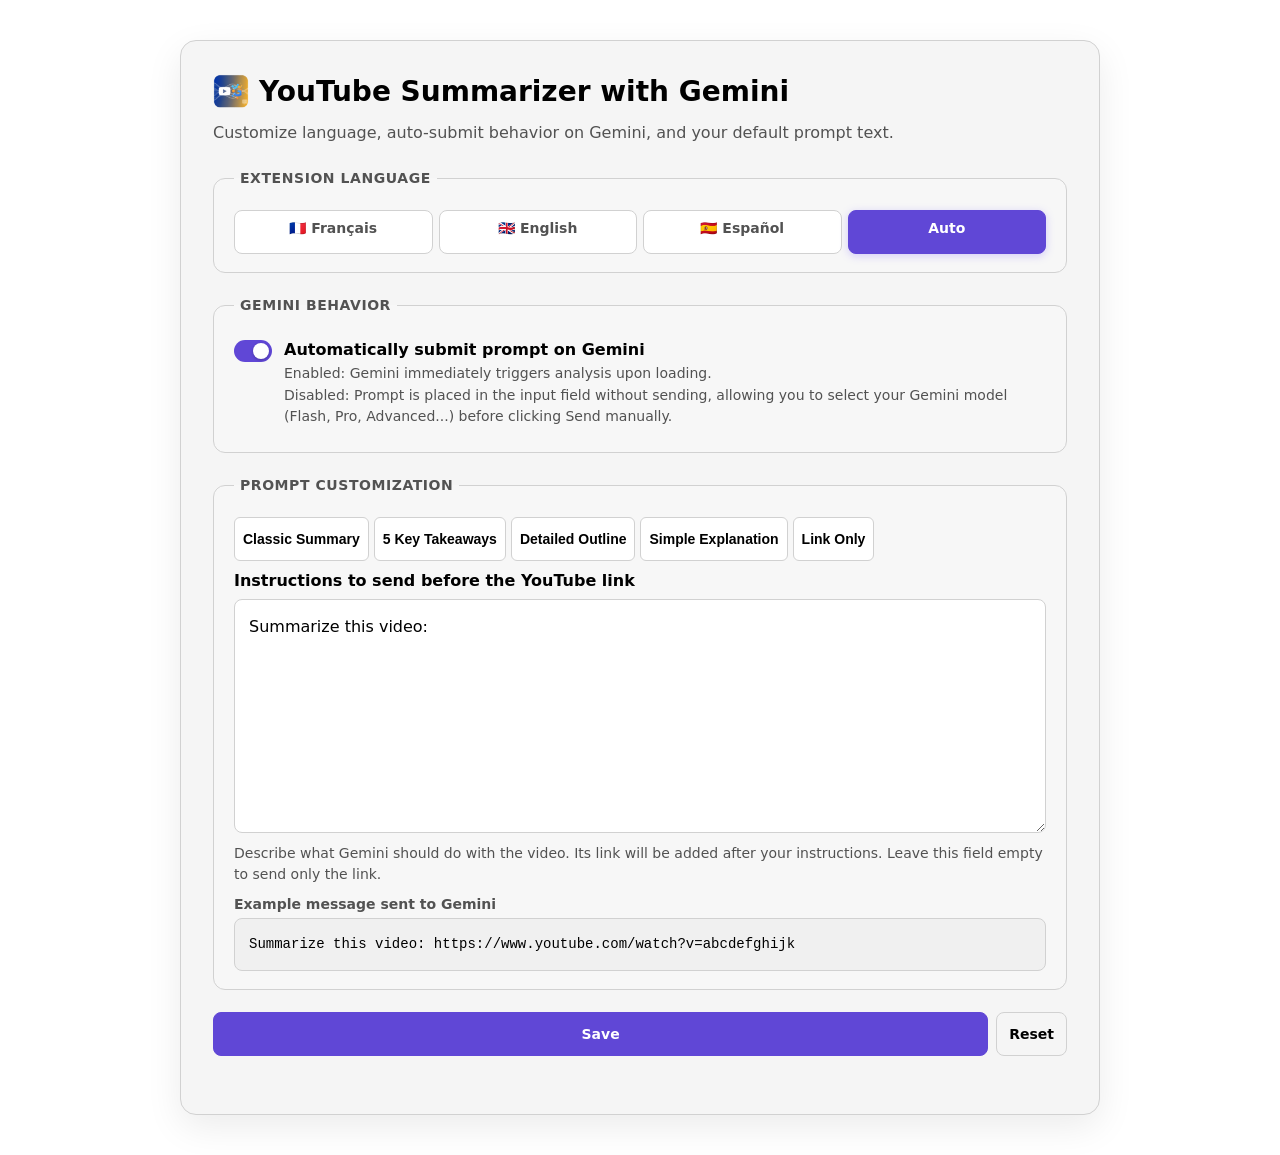
<file: options.html>
<!doctype html>
<html lang="fr">
<head>
  <meta charset="utf-8">
  <meta name="viewport" content="width=device-width, initial-scale=1">
  <title>Options — YouTube Summarizer with Gemini</title>
  <link rel="stylesheet" href="options.css">
</head>
<body class="is-options">
  <main class="page">
    <div class="panel">
      <header class="options-header">
        <div class="brand">
          <img src="icons/icon.svg" width="36" height="36" alt="" class="brand-icon">
          <h1 id="title" data-i18n="optionsTitle">Résumé YouTube avec Gemini</h1>
        </div>
        <p class="intro" data-i18n="optionsIntro">
          Personnalisez la langue, l'envoi automatique sur Gemini et le texte de votre prompt.
        </p>
      </header>

      <form id="options-form">
        <!-- Section Langue -->
        <fieldset class="setting-group">
          <legend id="lang-label" class="group-title" data-i18n="languageSectionTitle">Langue de l'extension</legend>
          <div class="lang-selector" role="radiogroup" aria-labelledby="lang-label">
            <label class="lang-pill">
              <input type="radio" name="extension-language" value="fr">
              <span>🇫🇷 Français</span>
            </label>
            <label class="lang-pill">
              <input type="radio" name="extension-language" value="en">
              <span>🇬🇧 English</span>
            </label>
            <label class="lang-pill">
              <input type="radio" name="extension-language" value="es">
              <span>🇪🇸 Español</span>
            </label>
            <label class="lang-pill">
              <input type="radio" name="extension-language" value="">
              <span data-i18n="languageAuto">Auto</span>
            </label>
          </div>
        </fieldset>

        <!-- Section Comportement Gemini (Envoi automatique) -->
        <fieldset class="setting-group">
          <legend class="group-title" data-i18n="geminiSectionTitle">Comportement sur Gemini</legend>
          <label class="toggle-card" for="auto-submit">
            <div class="toggle-switch">
              <input type="checkbox" id="auto-submit" name="auto-submit" aria-labelledby="auto-submit-label" aria-describedby="auto-submit-help" checked>
              <span class="toggle-slider" aria-hidden="true"></span>
            </div>
            <div class="toggle-copy">
              <strong id="auto-submit-label" data-i18n="autoSubmitLabel">Envoyer automatiquement le prompt</strong>
              <p id="auto-submit-help" class="setting-desc" data-i18n="autoSubmitHelp">
                Activé : Gemini lance l'analyse dès le chargement.<br>
                Désactivé : le prompt est injecté sans être envoyé, vous permettant de choisir votre modèle (Flash, Pro, Advanced...) avant de cliquer sur Envoyer.
              </p>
            </div>
          </label>
        </fieldset>

        <!-- Section Prompt Customization -->
        <fieldset class="setting-group">
          <legend class="group-title" data-i18n="promptSectionTitle">Personnalisation du prompt</legend>
          
          <div class="presets-bar" role="group" data-i18n-title="presetsLabel" aria-label="Modèles de prompt">
            <button type="button" class="preset-chip" data-preset="classic" data-i18n="presetClassic">Résumé classique</button>
            <button type="button" class="preset-chip" data-preset="points" data-i18n="presetKeyPoints">5 idées clés</button>
            <button type="button" class="preset-chip" data-preset="plan" data-i18n="presetPlan">Plan détaillé</button>
            <button type="button" class="preset-chip" data-preset="simple" data-i18n="presetSimple">Vulgarisation</button>
            <button type="button" class="preset-chip" data-preset="link" data-i18n="presetLinkOnly">Lien seul</button>
          </div>

          <label for="prompt-prefix" data-i18n="promptPrefixLabel">Consigne à envoyer avant le lien YouTube</label>
          <textarea
            id="prompt-prefix"
            name="prompt-prefix"
            rows="8"
            maxlength="1200"
            spellcheck="true"
            aria-describedby="prompt-prefix-hint"
          ></textarea>
          <div id="prompt-prefix-hint" class="hint" data-i18n="promptPrefixHint">
            Écrivez ce que Gemini doit faire avec la vidéo. Son lien sera ajouté à la suite de votre consigne. Laissez ce champ vide pour envoyer uniquement le lien.
          </div>

          <div class="preview" aria-live="polite">
            <span class="preview-label" data-i18n="previewLabel">Exemple du message envoyé à Gemini</span>
            <pre id="prompt-preview"></pre>
          </div>
        </fieldset>

        <div class="actions">
          <button type="submit" id="save-button" class="primary" data-i18n="saveButton">Enregistrer</button>
          <button type="button" id="reset-button" class="secondary" data-i18n="resetButton">Réinitialiser</button>
        </div>

        <p id="status" class="status" role="status" aria-live="polite"></p>
      </form>
    </div>
  </main>

  <script src="options.js"></script>
</body>
</html>
</file>
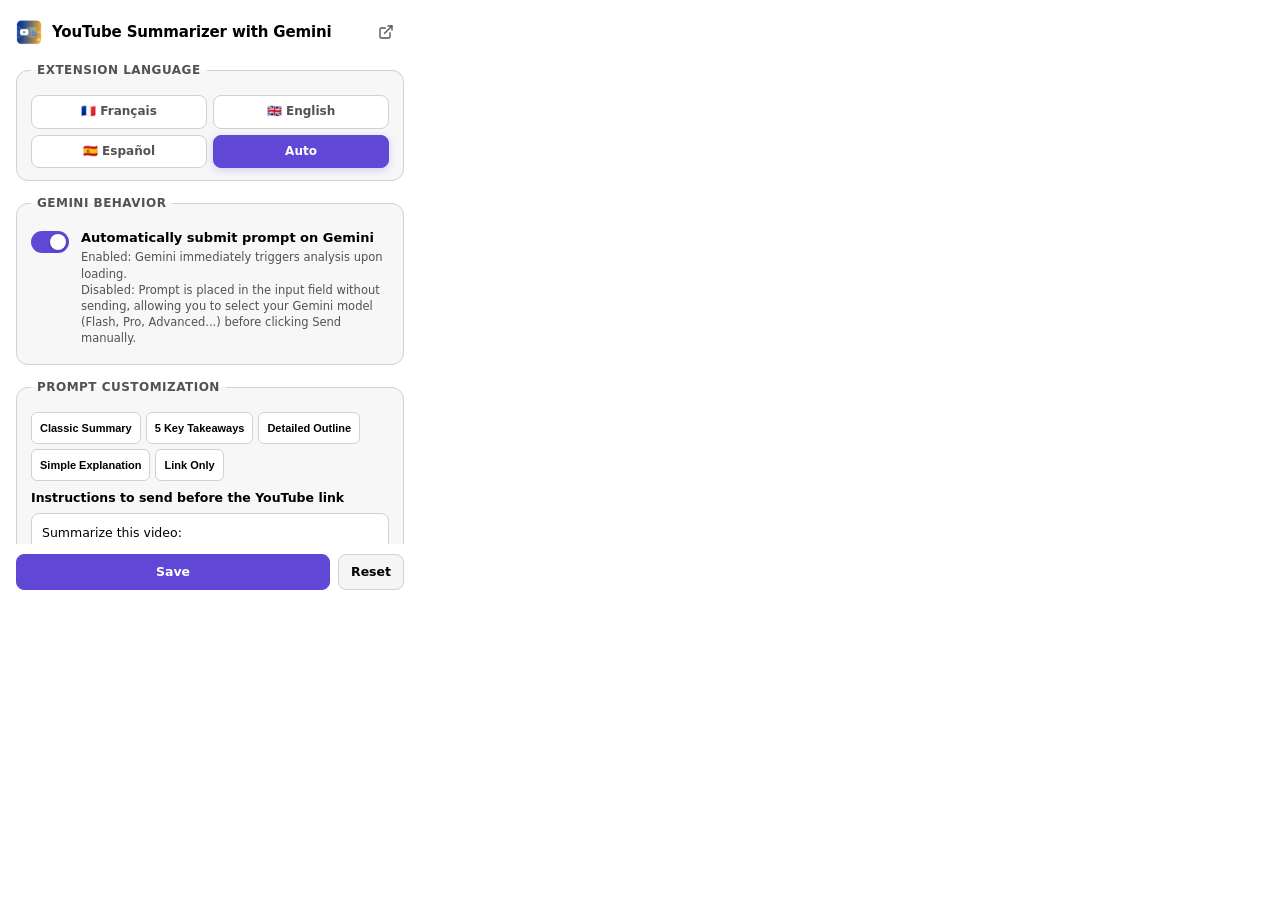
<file: popup.html>
<!doctype html>
<html lang="fr" class="is-popup">
<head>
  <meta charset="utf-8">
  <meta name="viewport" content="width=device-width, initial-scale=1">
  <title>YouTube Summarizer with Gemini</title>
  <link rel="stylesheet" href="options.css">
</head>
<body class="is-popup">
  <main class="page">
    <header class="popup-header">
      <div class="brand">
        <img src="icons/icon.svg" width="26" height="26" alt="" class="brand-icon">
        <h1 id="title" data-i18n="optionsTitle">Résumé YouTube avec Gemini</h1>
      </div>
      <a href="options.html" target="_blank" rel="noopener" id="open-full-tab" class="icon-link" data-i18n-title="openFullTab" title="Ouvrir les préférences dans un onglet" aria-label="Ouvrir les préférences dans un onglet">
        <svg viewBox="0 0 24 24" width="16" height="16" fill="none" stroke="currentColor" stroke-width="2" stroke-linecap="round" stroke-linejoin="round" aria-hidden="true">
          <path d="M18 13v6a2 2 0 0 1-2 2H5a2 2 0 0 1-2-2V8a2 2 0 0 1 2-2h6"></path>
          <polyline points="15 3 21 3 21 9"></polyline>
          <line x1="10" y1="14" x2="21" y2="3"></line>
        </svg>
      </a>
    </header>

    <form id="options-form">
      <!-- Section Langue -->
      <fieldset class="setting-group">
        <legend id="lang-label" class="group-title" data-i18n="languageSectionTitle">Langue de l'extension</legend>
        <div class="lang-selector" role="radiogroup" aria-labelledby="lang-label">
          <label class="lang-pill">
            <input type="radio" name="extension-language" value="fr">
            <span>🇫🇷 Français</span>
          </label>
          <label class="lang-pill">
            <input type="radio" name="extension-language" value="en">
            <span>🇬🇧 English</span>
          </label>
          <label class="lang-pill">
            <input type="radio" name="extension-language" value="es">
            <span>🇪🇸 Español</span>
          </label>
          <label class="lang-pill">
            <input type="radio" name="extension-language" value="">
            <span data-i18n="languageAuto">Auto</span>
          </label>
        </div>
      </fieldset>

      <!-- Section Comportement Gemini (Envoi automatique) -->
      <fieldset class="setting-group">
        <legend class="group-title" data-i18n="geminiSectionTitle">Comportement sur Gemini</legend>
        <label class="toggle-card" for="auto-submit">
          <div class="toggle-switch">
            <input type="checkbox" id="auto-submit" name="auto-submit" aria-labelledby="auto-submit-label" aria-describedby="auto-submit-help" checked>
            <span class="toggle-slider" aria-hidden="true"></span>
          </div>
          <div class="toggle-copy">
            <strong id="auto-submit-label" data-i18n="autoSubmitLabel">Envoyer automatiquement le prompt</strong>
            <p id="auto-submit-help" class="setting-desc" data-i18n="autoSubmitHelp">
              Activé : Gemini lance l'analyse dès le chargement.<br>
              Désactivé : le prompt est injecté sans être envoyé, vous permettant de choisir votre modèle (Flash, Pro, Advanced...) avant de cliquer sur Envoyer.
            </p>
          </div>
        </label>
      </fieldset>

      <!-- Section Prompt Customization -->
      <fieldset class="setting-group">
        <legend class="group-title" data-i18n="promptSectionTitle">Personnalisation du prompt</legend>
        
        <div class="presets-bar" role="group" data-i18n-title="presetsLabel" aria-label="Modèles de prompt">
          <button type="button" class="preset-chip" data-preset="classic" data-i18n="presetClassic">Résumé classique</button>
          <button type="button" class="preset-chip" data-preset="points" data-i18n="presetKeyPoints">5 idées clés</button>
          <button type="button" class="preset-chip" data-preset="plan" data-i18n="presetPlan">Plan détaillé</button>
          <button type="button" class="preset-chip" data-preset="simple" data-i18n="presetSimple">Vulgarisation</button>
          <button type="button" class="preset-chip" data-preset="link" data-i18n="presetLinkOnly">Lien seul</button>
        </div>

        <label for="prompt-prefix" data-i18n="promptPrefixLabel">Consigne à envoyer avant le lien YouTube</label>
        <textarea
          id="prompt-prefix"
          name="prompt-prefix"
          rows="3"
          maxlength="1200"
          spellcheck="true"
          aria-describedby="prompt-prefix-hint"
        ></textarea>
        <div id="prompt-prefix-hint" class="hint" data-i18n="promptPrefixHint">
          Écrivez ce que Gemini doit faire avec la vidéo. Son lien sera ajouté à la suite de votre consigne. Laissez ce champ vide pour envoyer uniquement le lien.
        </div>

        <div class="preview" aria-live="polite">
          <span class="preview-label" data-i18n="previewLabel">Exemple du message envoyé à Gemini</span>
          <pre id="prompt-preview"></pre>
        </div>
      </fieldset>

      <div class="actions">
        <button type="submit" id="save-button" class="primary" data-i18n="saveButton">Enregistrer</button>
        <button type="button" id="reset-button" class="secondary" data-i18n="resetButton">Réinitialiser</button>
      </div>

      <p id="status" class="status" role="status" aria-live="polite"></p>
    </form>
  </main>

  <script src="options.js"></script>
</body>
</html>
</file>
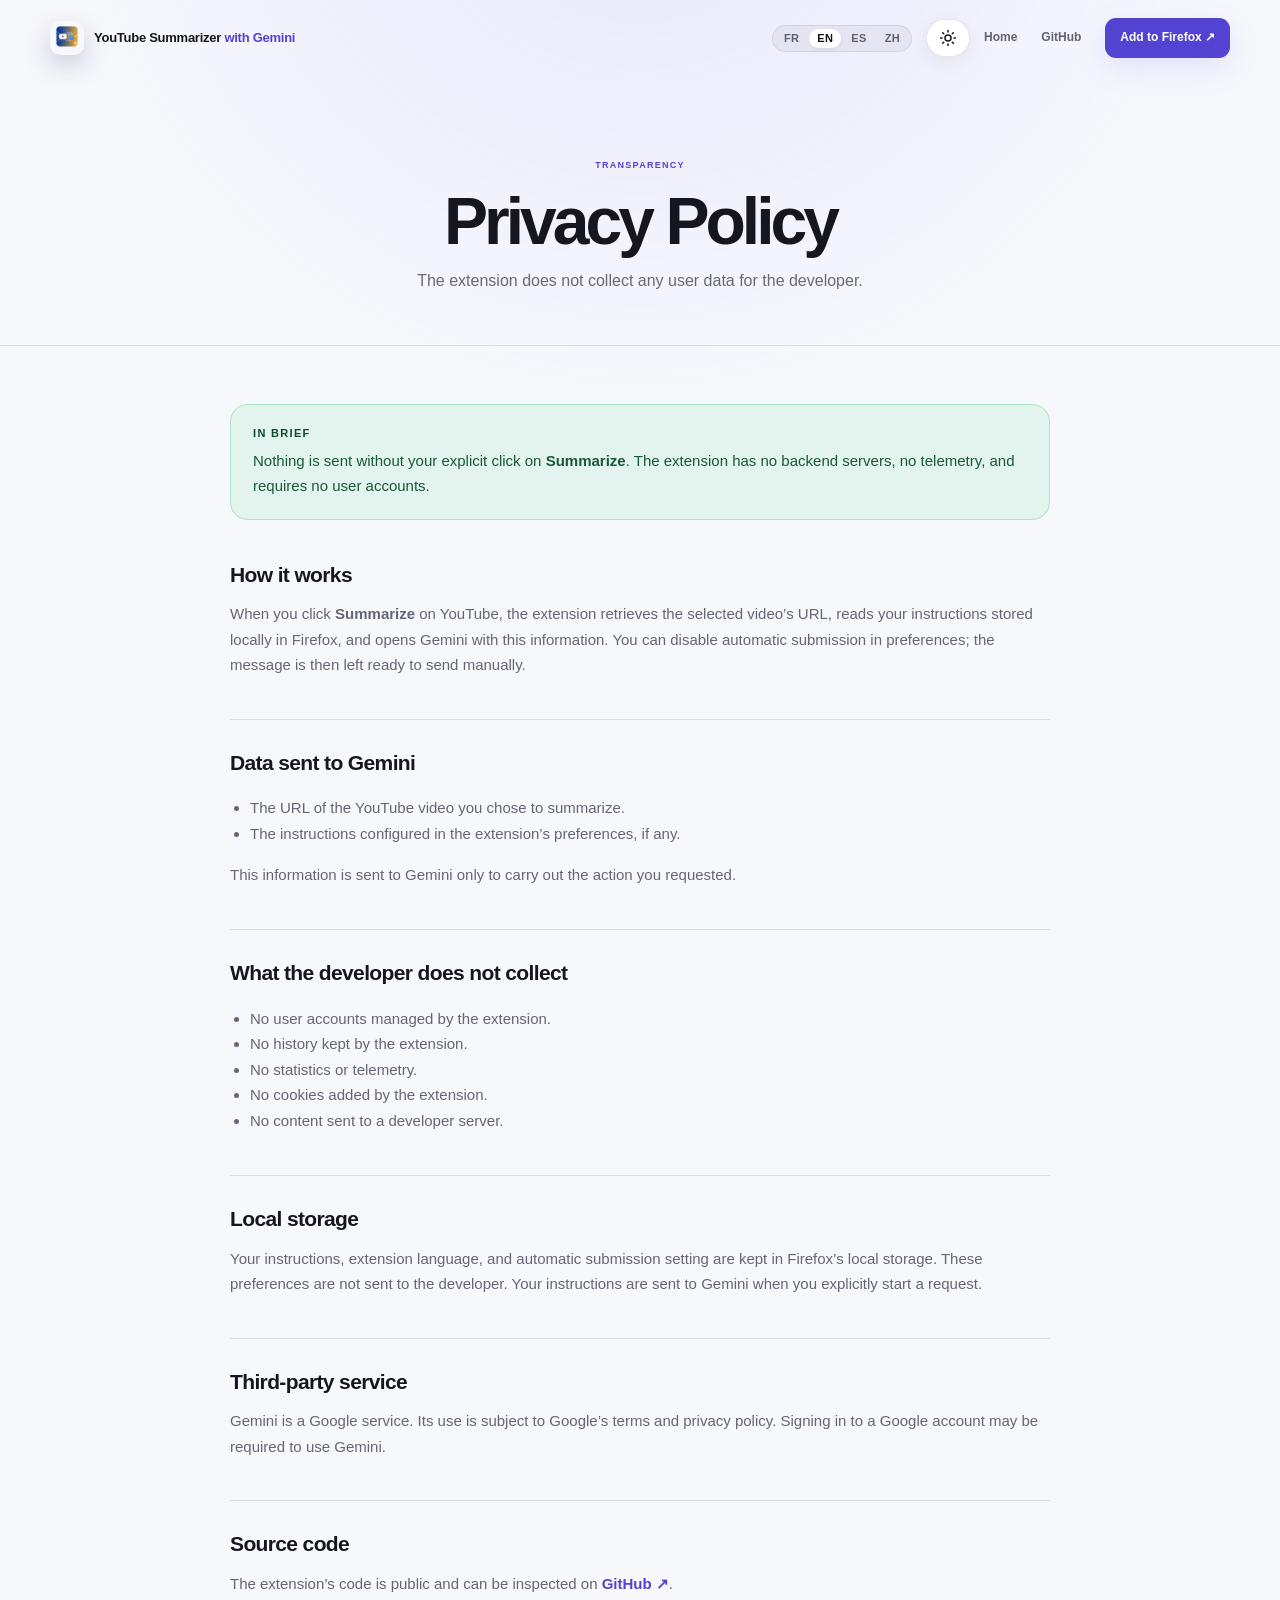
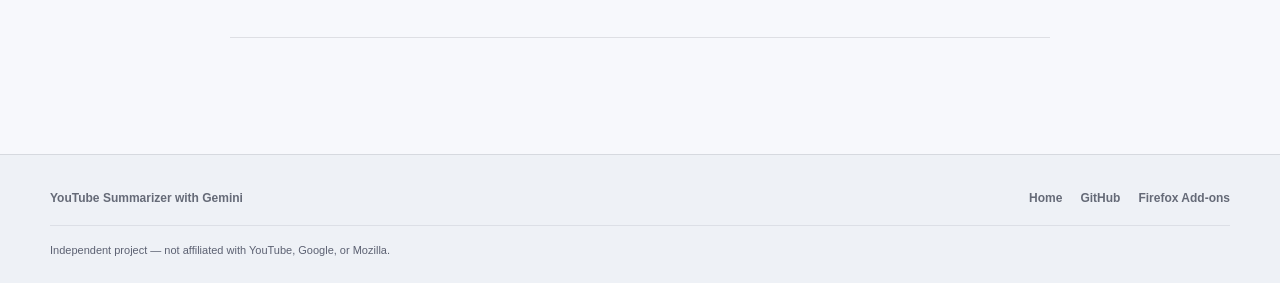
<file: docs/privacy.html>
<!doctype html>
<html lang="en">
<head>
  <meta charset="utf-8">
  <meta name="viewport" content="width=device-width,initial-scale=1">
  <meta name="theme-color" content="#0a0a0f">
  <meta name="description" content="Data sent to Gemini after your click: the video link and your instructions. Preferences stored in Firefox; no data collected by the developer.">
  <meta name="author" content="Epikaigle">
  <meta property="og:title" content="Privacy — YouTube Summarizer with Gemini">
  <meta property="og:description" content="Data sent to Gemini after your click: the video link and your instructions. Preferences stored in Firefox; no data collected by the developer.">
  <meta property="og:type" content="website">
  <meta property="og:locale" content="en_US">
  <meta property="og:locale:alternate" content="fr_FR">
  <meta property="og:locale:alternate" content="es_ES">
  <meta property="og:locale:alternate" content="zh_CN">
  <meta property="og:site_name" content="YouTube Summarizer with Gemini">
  <meta property="og:url" content="https://epikaigle.github.io/gemini-youtube-summarizer/privacy.html">
  <meta property="og:image" content="https://epikaigle.github.io/gemini-youtube-summarizer/assets/social-preview.png?v=20261008">
  <meta property="og:image:alt" content="Privacy — YouTube Summarizer with Gemini">
  <meta property="og:image:type" content="image/png">
  <meta property="og:image:width" content="1200">
  <meta property="og:image:height" content="630">
  <meta name="twitter:card" content="summary_large_image">
  <meta name="twitter:title" content="Privacy — YouTube Summarizer with Gemini">
  <meta name="twitter:description" content="Data sent to Gemini after your click: the video link and your instructions. Preferences stored in Firefox; no data collected by the developer.">
  <meta name="twitter:image" content="https://epikaigle.github.io/gemini-youtube-summarizer/assets/social-preview.png?v=20261008">
  <meta name="twitter:image:alt" content="Privacy — YouTube Summarizer with Gemini">
  <meta name="robots" content="index,follow">
  <link rel="canonical" href="https://epikaigle.github.io/gemini-youtube-summarizer/privacy.html">
  <link rel="alternate" type="text/markdown" href="llms.txt" data-i18n-title="llm_docs" title="Documentation for AI assistants">
  <title>Privacy — YouTube Summarizer with Gemini</title>
  <link rel="icon" href="assets/extension-icon.png?v=20260924" type="image/png" sizes="96x96">
  <link rel="apple-touch-icon" href="assets/extension-icon.png?v=20260924">
  <script>
    (() => {
      document.documentElement.classList.add('js');
      try {
        const saved = localStorage.getItem('site-theme');
        const systemDark = window.matchMedia('(prefers-color-scheme: dark)').matches;
        document.documentElement.dataset.theme = saved || (systemDark ? 'dark' : 'light');
      } catch {
        document.documentElement.dataset.theme = 'dark';
      }
    })();
  </script>
  <link rel="stylesheet" href="styles.css?v=20260923">
</head>
<body>
  <a class="skip-link" href="#main" data-i18n="skip_content">Skip to content</a>
  <div class="progress" aria-hidden="true"><span></span></div>

  <header class="site-header scrolled">
    <div class="container nav">
      <a class="brand" href="./" data-i18n-aria="nav_home" aria-label="Home">
        <img class="brand-icon" src="assets/extension-icon.png?v=20260923" width="34" height="34" alt="" aria-hidden="true">
        <span class="brand-text" data-i18n="nav_brand">YouTube Summarizer <b>with Gemini</b></span>
      </a>

      <!-- Sélecteur de Langue (FR, EN, ES, ZH) -->
      <div class="lang-switcher" role="group" data-i18n-aria="choose_language" aria-label="Choose language">
        <button class="lang-btn" data-lang="fr" aria-pressed="false" type="button" aria-label="Français">FR</button>
        <button class="lang-btn active" data-lang="en" aria-pressed="true" type="button" aria-label="English">EN</button>
        <button class="lang-btn" data-lang="es" aria-pressed="false" type="button" aria-label="Español">ES</button>
        <button class="lang-btn" data-lang="zh" aria-pressed="false" type="button" aria-label="中文">ZH</button>
      </div>

      <button class="theme-toggle" type="button" aria-label="Switch to light theme" aria-pressed="false" title="Switch to light theme">
        <svg class="theme-icon theme-icon-sun" viewBox="0 0 24 24" width="18" height="18" fill="none" stroke="currentColor" stroke-width="2" stroke-linecap="round" stroke-linejoin="round" aria-hidden="true"><circle cx="12" cy="12" r="4"/><path d="M12 2v2M12 20v2M4.93 4.93l1.41 1.41M17.66 17.66l1.41 1.41M2 12h2M20 12h2M6.34 17.66l-1.41 1.41M19.07 4.93l-1.41 1.41"/></svg>
        <svg class="theme-icon theme-icon-moon" viewBox="0 0 24 24" width="18" height="18" fill="none" stroke="currentColor" stroke-width="2" stroke-linecap="round" stroke-linejoin="round" aria-hidden="true"><path d="M12 3a6 6 0 0 0 9 9 9 9 0 1 1-9-9Z"/></svg>
      </button>

      <button class="menu-button" type="button" aria-expanded="false" aria-controls="nav-links">
        <span></span><span></span><span></span>
        <span class="sr-only">Open menu</span>
      </button>

      <nav class="nav-links" id="nav-links">
        <a href="./" data-i18n="nav_home">Home</a>
        <a href="https://github.com/Epikaigle/gemini-youtube-summarizer" target="_blank" rel="noreferrer">GitHub</a>
        <a class="nav-install" href="https://addons.mozilla.org/firefox/addon/gemini-youtube-summarizer/" target="_blank" rel="noreferrer" data-i18n="nav_install">Add to Firefox ↗</a>
      </nav>
    </div>
  </header>

  <main class="privacy-page" id="main">
    <section class="privacy-hero">
      <div class="container narrow">
        <span class="kicker" data-i18n="privacy_kicker">Transparency</span>
        <h1 data-i18n="privacy_title">Privacy Policy</h1>
        <p data-i18n="privacy_subtitle">The extension does not collect any user data for the developer.</p>
      </div>
    </section>

    <article class="container narrow privacy-content">
      <div class="privacy-summary">
        <strong data-i18n="privacy_summary_label">In brief</strong>
        <p data-i18n="privacy_summary_text">Nothing is sent without your explicit click on <b>Summarize</b>. The extension has no backend servers, no telemetry, and requires no user accounts.</p>
      </div>

      <section>
        <h2 data-i18n="privacy_how_title">How it works</h2>
        <p data-i18n="privacy_how_text">When you click <strong>Summarize</strong> on YouTube, the extension retrieves the selected video’s URL, reads your instructions stored locally in Firefox, and opens Gemini with this information. You can disable automatic submission in preferences; the message is then left ready to send manually.</p>
      </section>

      <section>
        <h2 data-i18n="privacy_data_title">Data sent to Gemini</h2>
        <ul>
          <li data-i18n="privacy_data_url">The URL of the YouTube video you chose to summarize.</li>
          <li data-i18n="privacy_data_prompt">The instructions configured in the extension’s preferences, if any.</li>
        </ul>
        <p data-i18n="privacy_data_use">This information is sent to Gemini only to carry out the action you requested.</p>
      </section>

      <section>
        <h2 data-i18n="privacy_no_collection_title">What the developer does not collect</h2>
        <ul>
          <li data-i18n="privacy_no_account">No user accounts managed by the extension.</li>
          <li data-i18n="privacy_no_history">No history kept by the extension.</li>
          <li data-i18n="privacy_no_telemetry">No statistics or telemetry.</li>
          <li data-i18n="privacy_no_cookies">No cookies added by the extension.</li>
          <li data-i18n="privacy_no_server">No content sent to a developer server.</li>
        </ul>
      </section>

      <section>
        <h2 data-i18n="privacy_storage_title">Local storage</h2>
        <p data-i18n="privacy_storage_text">Your instructions, extension language, and automatic submission setting are kept in Firefox’s local storage. These preferences are not sent to the developer. Your instructions are sent to Gemini when you explicitly start a request.</p>
      </section>

      <section>
        <h2 data-i18n="privacy_third_party_title">Third-party service</h2>
        <p data-i18n="privacy_third_party_text">Gemini is a Google service. Its use is subject to Google’s terms and privacy policy. Signing in to a Google account may be required to use Gemini.</p>
      </section>

      <section>
        <h2 data-i18n="privacy_source_title">Source code</h2>
        <p data-i18n="privacy_source_text">The extension’s code is public and can be inspected on <a href="https://github.com/Epikaigle/gemini-youtube-summarizer" target="_blank" rel="noreferrer">GitHub ↗</a>.</p>
      </section>
    </article>
  </main>

  <footer>
    <div class="container footer-row">
      <span class="footer-brand-title" data-i18n="footer_brand">YouTube Summarizer with Gemini</span>
      <div>
        <a href="./" data-i18n="nav_home">Home</a>
        <a href="https://github.com/Epikaigle/gemini-youtube-summarizer" target="_blank" rel="noreferrer">GitHub</a>
        <a href="https://addons.mozilla.org/firefox/addon/gemini-youtube-summarizer/" target="_blank" rel="noreferrer">Firefox Add-ons</a>
      </div>
    </div>
    <div class="container legal-line" data-i18n="footer_legal">Independent project — not affiliated with YouTube, Google, or Mozilla.</div>
  </footer>

  <script src="script.js?v=20261008"></script>
</body>
</html>
</file>
<file: docs/styles.css>
:root{
  --bg:#0a0a0f;
  --bg-soft:#111118;
  --panel:#15151e;
  --text:#f6f7fb;
  --muted:#a6a8b5;
  --line:rgba(255,255,255,.09);
  --line-strong:rgba(255,255,255,.16);
  --purple:#7b6cff;
  --purple-2:#aa8cff;
  --cyan:#63dcff;
  --green:#70e2ad;
  --max:1180px;
}
*{
  box-sizing:border-box
}
html{
  scroll-behavior:smooth;scroll-padding-top:88px;color-scheme:dark
}
body{
  margin:0;
  color:var(--text);
  background:var(--bg);
  font-family:Inter,ui-sans-serif,-apple-system,BlinkMacSystemFont,"Segoe UI",Roboto,Helvetica,Arial,sans-serif;
  line-height:1.6;
  -webkit-font-smoothing:antialiased;
}
body.menu-open{
  overflow:hidden
}
a{
  color:inherit;text-decoration:none
}
button{
  font:inherit
}
img,svg{
  display:block
}
h1,h2,h3,p{
  margin-top:0
}
.container{
  width:min(var(--max),calc(100% - 48px));margin:0 auto
}
.sr-only{
  position:absolute;width:1px;height:1px;padding:0;margin:-1px;overflow:hidden;clip:rect(0,0,0,0);white-space:nowrap;border:0
}
.skip-link{
  position:fixed;z-index:120;left:16px;top:-80px;padding:10px 14px;border-radius:10px;background:#fff;color:#11121a;font-size:12px;font-weight:800;box-shadow:0 10px 30px rgba(0,0,0,.25)
}
.skip-link:focus{
  top:14px
}
a:focus-visible,button:focus-visible{
  outline:3px solid #8f82ff;outline-offset:3px;border-radius:8px
}
.progress{
  position:fixed;z-index:100;inset:0 0 auto;height:2px;pointer-events:none
}
.progress span{
  display:block;width:0;height:100%;background:linear-gradient(90deg,var(--purple-2),var(--cyan));box-shadow:0 0 16px rgba(99,220,255,.45)
}

.site-header{
  position:fixed;z-index:90;inset:0 0 auto;
  border-bottom:1px solid transparent;
  transition:background .25s ease,border-color .25s ease,backdrop-filter .25s ease;
}
.site-header.scrolled{
  background:rgba(10,10,15,.76);
  border-color:var(--line);
  backdrop-filter:blur(18px) saturate(140%);
}
.nav{
  height:76px;display:flex;align-items:center;gap:14px;min-width:0
}
.brand{
  display:flex;align-items:center;gap:10px;font-size:13px;font-weight:720;letter-spacing:-.02em;min-width:0;flex-shrink:1
}
.brand b{
  color:#b8b0ff
}
.brand-text{
  white-space:nowrap;overflow:hidden;text-overflow:ellipsis;min-width:0
}
.brand-icon{
  width:34px;height:34px;display:block;flex:0 0 auto;object-fit:contain;border-radius:10px;
  box-shadow:0 10px 26px rgba(42,35,105,.22)
}
.lang-switcher{
  display:inline-flex;align-items:center;padding:3px;border-radius:999px;
  background:rgba(255,255,255,.05);border:1px solid var(--line);margin-left:auto;gap:2px;
  flex-shrink:0
}
.lang-btn{
  border:0;background:transparent;color:var(--muted);padding:4px 8px;border-radius:999px;
  font-size:11px;font-weight:700;letter-spacing:.03em;cursor:pointer;transition:all .18s ease;line-height:1;
}
.lang-btn:hover{
  color:var(--text);background:rgba(255,255,255,.08);
}
.lang-btn.active{
  background:rgba(255,255,255,.16);color:#fff;font-weight:800;box-shadow:0 1px 4px rgba(0,0,0,.25);
}
.lang-switcher + .theme-toggle{
  margin-left:0;flex-shrink:0
}
.theme-toggle{
  flex-shrink:0
}
.nav-links{
  display:flex;align-items:center;gap:24px;color:#b9bbc8;font-size:12px;font-weight:700
}
.nav-links>a:not(.nav-install){
  transition:color .2s ease
}
.nav-links>a:not(.nav-install):hover{
  color:white
}
.nav-install{padding:10px 15px;border-radius:11px;color:#101018;background:white;box-shadow:0 10px 30px rgba(111,95,255,.15);font-weight:700;transition:transform .2s ease,box-shadow .2s ease}.nav-install:hover{transform:translateY(-2px);box-shadow:0 14px 34px rgba(111,95,255,.28)}
.menu-button{
  display:none;padding:8px;border:0;background:none;cursor:pointer;flex-shrink:0
}
.menu-button>span:not(.sr-only){
  display:block;width:22px;height:2px;margin:4px 0;background:white;border-radius:2px
}

.hero{
  position:relative;overflow:hidden;
  padding:150px 0 100px;
  background:
    radial-gradient(circle at 82% 22%,rgba(86,211,255,.08),transparent 24%),
    radial-gradient(circle at 15% 18%,rgba(123,108,255,.13),transparent 28%),
    linear-gradient(180deg,#0a0a0f 0%,#0d0d14 100%);
}
.hero::after{
  content:"";position:absolute;inset:0;pointer-events:none;
  background-image:linear-gradient(rgba(255,255,255,.018) 1px,transparent 1px),linear-gradient(90deg,rgba(255,255,255,.018) 1px,transparent 1px);
  background-size:56px 56px;
  mask-image:linear-gradient(to bottom,#000,transparent 82%);
}
.hero-light{
  position:absolute;border-radius:50%;filter:blur(8px);pointer-events:none
}
.hero-light-a{
  width:460px;height:460px;right:-160px;top:80px;background:radial-gradient(circle,rgba(119,102,255,.16),transparent 68%)
}
.hero-light-b{
  width:360px;height:360px;left:-140px;bottom:-120px;background:radial-gradient(circle,rgba(99,220,255,.08),transparent 70%)
}

/* Spot violet interactif & illumination dynamique du quadrillage */
.hero-mouse-glow{
  position:absolute;inset:0;pointer-events:none;z-index:1;
  background:radial-gradient(
    250px circle at var(--mouse-x, 48%) var(--mouse-y, 35%),
    rgba(142, 108, 255, 0.16) 0%,
    rgba(118, 75, 245, 0.08) 35%,
    rgba(80, 50, 220, 0.02) 55%,
    transparent 70%
  );
  opacity:var(--mouse-glow-opacity, 0.55);
  transition:opacity .35s ease;
  will-change:background;
}
.hero-grid-spotlight{
  position:absolute;inset:0;pointer-events:none;z-index:1;
  background-image:
    linear-gradient(rgba(182, 160, 255, 0.12) 1px, transparent 1px),
    linear-gradient(90deg, rgba(182, 160, 255, 0.12) 1px, transparent 1px);
  background-size:56px 56px;
  mask-image:radial-gradient(
    200px circle at var(--mouse-x, 48%) var(--mouse-y, 35%),
    black 0%,
    rgba(0, 0, 0, 0.5) 45%,
    transparent 75%
  );
  -webkit-mask-image:radial-gradient(
    200px circle at var(--mouse-x, 48%) var(--mouse-y, 35%),
    black 0%,
    rgba(0, 0, 0, 0.5) 45%,
    transparent 75%
  );
  opacity:var(--mouse-grid-opacity, 0.40);
  transition:opacity .35s ease;
  will-change:mask-image, -webkit-mask-image;
}
.hero-grid{
  position:relative;z-index:2;display:grid;grid-template-columns:.92fr 1.08fr;gap:60px;align-items:center
}
.amo-pill{
  display:inline-flex;align-items:center;gap:8px;
  padding:8px 11px;border:1px solid var(--line);border-radius:999px;
  color:#c4c5d0;background:rgba(255,255,255,.035);
  font-size:11px;font-weight:760
}
.amo-pill>span:first-child{
  width:7px;height:7px;border-radius:50%;background:var(--green);box-shadow:0 0 0 5px rgba(112,226,173,.08)
}
.hero h1{
  margin:24px 0 22px;max-width:700px;
  font-size:clamp(56px,6.7vw,88px);
  line-height:.94;letter-spacing:-.07em;font-weight:820
}
.hero h1 em{
  font-style:normal;
  background:linear-gradient(110deg,#b5a7ff 5%,#7b6cff 42%,#63dcff 86%);
  -webkit-background-clip:text;background-clip:text;color:transparent
}
.hero-text{
  max-width:620px;color:#b6b8c4;font-size:18px;line-height:1.72
}
.hero-text strong{
  color:white
}
.hero-actions{
  display:flex;gap:12px;flex-wrap:wrap;margin-top:30px
}
.button{
  min-height:50px;display:inline-flex;align-items:center;justify-content:center;gap:10px;
  padding:0 20px;border-radius:13px;font-size:13px;font-weight:800;transition:.2s ease
}
.button:hover{
  transform:translateY(-2px)
}
.button-primary{
  color:#0f1015;background:linear-gradient(135deg,#fff,#e7e2ff 58%,#c9f2ff);box-shadow:0 17px 40px rgba(93,91,255,.16)
}
.button-secondary{
  color:#dadbe4;border:1px solid var(--line);background:rgba(255,255,255,.035)
}
.button-outline{
  color:var(--text);border:1px solid var(--line-strong);background:rgba(255,255,255,.02)
}
.button-outline:hover{
  background:rgba(255,255,255,.06);border-color:var(--purple-2);color:#fff
}
.button-white{
  color:#101018;background:white
}
.firefox-mark{
  width:27px;height:27px;display:grid;place-items:center;border-radius:9px;color:white;background:linear-gradient(135deg,#ff7d4f,#ff4aad 50%,#755cff)
}

.hero-visual{
  position:relative;min-height:640px;
  --cursor-target-x:55%;
  --cursor-target-y:52%;
  isolation:isolate;
  min-width:0;min-height:660px;
  display:flex;flex-direction:column;
}
#demo{
  scroll-margin-top:92px
}
.youtube-page-mock{
  position:absolute;z-index:2;left:0;top:0;width:97%;
  height:446px;min-height:446px;max-height:446px;
  overflow:hidden;border:1px solid rgba(255,255,255,.085);border-radius:19px;
  background:#0f0f0f;box-shadow:0 30px 72px rgba(0,0,0,.44),0 1px 0 rgba(255,255,255,.025) inset;
  transform:none;
  transition:transform .65s cubic-bezier(.2,.75,.2,1),opacity .65s ease,filter .65s ease;
}
.yt-appbar{
  height:56px;display:grid;grid-template-columns:124px minmax(0,1fr) 124px;align-items:center;gap:10px;
  padding:0 13px;background:#0f0f0f
}
.yt-left,.yt-logo,.yt-top-actions,.yt-search-wrap{
  display:flex;align-items:center
}
.yt-left{
  gap:12px;min-width:0
}
.yt-menu{
  width:20px;color:#e2e2e2;font-size:13px;text-align:center;
  display:grid;place-items:center
}
.yt-logo{
  gap:5px;min-width:0
}
.yt-logo svg{
  width:21px;flex:0 0 auto
}
.yt-logo b{
  font-size:9.5px;line-height:1;letter-spacing:-.045em;color:#f1f1f1;
  font-size:10.5px
}
.yt-search-wrap{
  justify-self:center;width:min(100%,360px);gap:7px
}
.yt-search{
  flex:1;min-width:0;height:36px;display:flex;align-items:center;justify-content:space-between;
  overflow:hidden;border:1px solid #303030;border-radius:999px;background:#121212;color:#8b8b8b;
  box-shadow:0 1px 2px rgba(0,0,0,.25) inset;font-size:8px;
  font-size:9px
}
.yt-search>span{
  padding-left:13px
}
.yt-search>b{
  height:100%;width:44px;display:grid;place-items:center;align-content:center;justify-content:center;flex:0 0 auto;
  border-left:1px solid #303030;background:#222;color:#d2d2d2;font-size:14px;font-weight:500
}
.yt-voice{
  width:32px;height:32px;display:grid;place-items:center;flex:0 0 auto;border-radius:50%;
  background:#272727;color:#bdbdbd;font-size:5px;box-shadow:0 0 0 1px rgba(255,255,255,.015) inset
}
.yt-top-actions{
  justify-content:flex-end;gap:8px;color:#ddd;font-size:8px;
  font-size:8.6px
}
.yt-create{
  height:30px;display:inline-flex;align-items:center;padding:0 10px;border-radius:999px;background:#272727;font-weight:750;white-space:nowrap;
  font-size:8.4px
}
.yt-bell{
  width:27px;height:27px;display:grid;place-items:center;color:#dedede;font-size:11px
}
.yt-profile{
  width:28px;height:28px;flex:0 0 auto;border-radius:50%;background:linear-gradient(135deg,#745fff,#59cfff);box-shadow:0 0 0 1px rgba(255,255,255,.08) inset
}
.yt-layout{
  display:grid;grid-template-columns:minmax(0,1fr) 168px;gap:14px;padding:10px 12px 14px;
  grid-template-columns:minmax(0,1fr) clamp(150px,28%,176px)
}
.yt-watch{
  min-width:0
}
.yt-player{
  position:relative;width:100%;aspect-ratio:16/9;max-height:215px;overflow:hidden;border-radius:12px;background:#171717;
  box-shadow:0 1px 0 rgba(255,255,255,.025) inset
}
.yt-player::after{
  content:"";position:absolute;z-index:2;left:0;right:0;bottom:0;height:34%;
  background:linear-gradient(to top,rgba(0,0,0,.62),transparent);pointer-events:none
}
.yt-scene{
  position:absolute;inset:0;display:grid;place-items:center;
  background:
    radial-gradient(circle at 27% 30%,rgba(122,95,255,.36),transparent 27%),
    radial-gradient(circle at 75% 67%,rgba(73,205,255,.18),transparent 25%),
    linear-gradient(140deg,#272938,#16171e 72%)
}
.scene-orb{
  position:absolute;border:1px solid rgba(255,255,255,.045);border-radius:50%
}
.scene-orb-a{
  width:160px;height:160px;left:14%;top:13%;box-shadow:0 0 0 34px rgba(255,255,255,.012),0 0 0 68px rgba(255,255,255,.008)
}
.scene-orb-b{
  width:95px;height:95px;right:18%;bottom:13%;background:radial-gradient(circle,rgba(92,220,255,.08),transparent 65%)
}
.player-center{
  position:relative;z-index:3;width:48px;height:48px;display:grid;place-items:center;padding-left:2px;
  border-radius:50%;background:rgba(255,255,255,.93);color:#151515;font-size:12px;
  box-shadow:0 14px 34px rgba(0,0,0,.3)
}
.yt-progress-track{
  position:absolute;z-index:4;left:11px;right:11px;bottom:31px;height:2px;border-radius:99px;background:rgba(255,255,255,.27)
}
.yt-progress-track i{
  display:block;width:38%;height:100%;border-radius:inherit;background:#f00
}
.yt-controls{
  position:absolute;z-index:4;left:11px;right:11px;bottom:8px;display:flex;align-items:center;gap:9px;
  color:#fff;font-size:8px;text-shadow:0 1px 2px rgba(0,0,0,.5);
  font-size:9px
}
.yt-controls small{
  color:#efefef;font-size:6.8px;
  font-size:7.6px
}
.yt-controls>div{
  margin-left:auto;display:flex;align-items:center;gap:9px;color:#f3f3f3;font-size:7px;
  font-size:7.8px
}
.yt-title{
  margin:10px 0 8px;color:#f1f1f1;font-size:12.2px;font-weight:700;line-height:1.25;letter-spacing:-.02em;
  max-width:100%;
  font-size:13.2px;line-height:1.28
}
.yt-info-row{
  display:flex;align-items:center;gap:8px;min-width:0;flex-wrap:wrap;
  align-content:flex-start
}
.yt-channel{
  display:flex;align-items:center;gap:8px;min-width:0;flex:1 1 100%
}
.yt-avatar{
  width:30px;height:30px;display:grid;place-items:center;flex:0 0 auto;border-radius:50%;
  background:linear-gradient(135deg,#8f78ff,#59d0ff);font-size:8px;font-weight:850;
  font-size:9px
}
.yt-channel>div{
  min-width:0;line-height:1.1;
  flex:0 1 auto
}
.yt-channel strong{
  display:block;max-width:104px;overflow:hidden;text-overflow:ellipsis;white-space:nowrap;color:#f0f0f0;font-size:8.4px;
  font-size:9.2px
}
.yt-channel small{
  display:block;margin-top:3px;color:#8a8a8a;font-size:6.1px;white-space:nowrap;
  font-size:7px
}
.yt-subscribe{
  height:30px;display:inline-flex;align-items:center;flex:0 0 auto;padding:0 10px;border-radius:999px;
  background:#f2f2f2;color:#0f0f0f;font-size:7.3px;font-weight:800;
  font-size:8px
}
.yt-actions-row{
  display:flex;align-items:center;justify-content:flex-start;gap:5px;min-width:0;flex:1 1 100%;overflow:visible;
  flex-wrap:wrap;
  row-gap:6px;overflow:visible
}
.yt-actions-row>span,.yt-resume-action{
  height:30px;display:inline-flex;align-items:center;justify-content:center;gap:4px;padding:0 10px;border-radius:999px;
  background:#272727;color:#e3e3e3;font-size:7.3px;font-weight:760;white-space:nowrap;
  flex:0 0 auto;
  line-height:1;
  font-size:8px
}
.yt-actions-row>span:first-child{
  padding-inline:10px
}
.yt-resume-action{
  position:relative;color:#fff;background:linear-gradient(135deg,#765fff,#9258d7);
  box-shadow:0 7px 20px rgba(118,95,255,.28);
  transition:transform .16s ease,box-shadow .18s ease
}
.yt-resume-action>b{
  font-size:8px;
  font-size:9px
}
.yt-resume-action>i{
  position:absolute;inset:-4px;border:1px solid rgba(166,146,255,.46);border-radius:999px;opacity:0;
}
.yt-actions-row .yt-more{
  width:30px;padding:0;justify-content:center
}
.yt-description{
  margin-top:9px;padding:9px 10px;border-radius:10px;background:#272727;color:#b0b0b0;font-size:6.4px;line-height:1.42;
  min-width:0;
  font-size:7.2px;line-height:1.46
}
.yt-description strong{
  display:block;margin-bottom:2px;color:#e0e0e0
}
.yt-description span{
  display:block
}
.yt-sidebar{
  min-width:0;padding-top:1px
}
.yt-filter{
  height:26px;display:inline-flex;align-items:center;margin-bottom:9px;padding:0 9px;border-radius:8px;
  background:#f1f1f1;color:#0f0f0f;font-size:6px;font-weight:800;
  font-size:7px
}
.yt-rec{
  display:grid;grid-template-columns:78px minmax(0,1fr);gap:7px;margin-bottom:7px
}
.thumb{
  position:relative;aspect-ratio:16/9;height:auto;overflow:hidden;border-radius:7px;background:#202020
}
.thumb span{
  position:absolute;right:3px;bottom:3px;padding:1px 3px;border-radius:3px;background:rgba(0,0,0,.78);
  color:#fff;font-size:4.7px;font-style:normal;font-weight:750;line-height:1.35;
  font-size:6px
}
.thumb-a{
  background:linear-gradient(135deg,#755fff,#202532)
}
.thumb-b{
  background:linear-gradient(135deg,#24384e,#67cbe9)
}
.thumb-c{
  background:linear-gradient(135deg,#42324c,#d878c2)
}
.thumb-d{
  background:linear-gradient(135deg,#393939,#7a7a7a)
}
.yt-rec>div{
  min-width:0;padding-top:1px
}
.yt-rec b,.yt-rec small,.yt-rec em{
  display:block;border-radius:99px;background:#373737
}
.yt-rec b{
  height:5px;margin-bottom:5px
}
.yt-rec b:nth-child(2){
  width:82%
}
.yt-rec small{
  width:58%;height:4px;margin-top:7px;background:#2c2c2c
}
.yt-rec em{
  width:72%;height:4px;margin-top:4px;background:#262626
}


.handoff-arrow{
  position:absolute;z-index:6;right:12%;bottom:115px;width:24%;color:#8e84e4;transform:rotate(7deg);
  opacity:0;transform:rotate(7deg) scale(.92);
  transition:opacity .24s ease,transform .55s ease;
}
.handoff-arrow svg{
  width:100%
}
.handoff-arrow>span{
  position:absolute;left:3%;top:45%;width:6px;height:6px;border-radius:50%;background:#8d7dff;box-shadow:0 0 14px rgba(141,125,255,.7);
}
.gemini-app-mock{
  position:absolute;z-index:7;right:0;bottom:0;width:74%;height:385px;display:grid;grid-template-columns:116px minmax(0,1fr);
  overflow:hidden;border:1px solid rgba(255,255,255,.14);border-radius:20px;background:#1e1f20;
  box-shadow:0 30px 72px rgba(0,0,0,.5);
  opacity:0;pointer-events:none;
  transition:opacity .38s ease,box-shadow .4s ease;
  -webkit-font-smoothing:antialiased;
  text-rendering:geometricPrecision;
}
.gemini-sidebar-mock{
  position:relative;padding:12px 9px;border-right:1px solid rgba(255,255,255,.07);background:#17181c;color:#aeb0b8;
  display:flex;flex-direction:column;
}
.gemini-side-brand{
  display:flex;align-items:center;gap:7px;color:#e7e8ec;font-size:10px;white-space:nowrap;
}
.gemini-side-brand svg{width:16px;height:16px}
.gemini-new-chat{
  display:flex;align-items:center;gap:5px;margin-top:13px;padding:6px 9px;border-radius:999px;background:#282a2d;color:#e3e3e3;font-size:9px;font-weight:700;cursor:default;
}
.gemini-sidebar-mock>small{
  display:block;margin:14px 0 7px;padding-left:2px;color:#80868b;font-size:8px;font-weight:750;text-transform:uppercase;letter-spacing:.05em;
}
.gemini-history{
  padding:0 2px;display:flex;flex-direction:column;gap:6px;
}
.gemini-history i{
  display:block;height:6px;border-radius:99px;background:#2b2c31;width:95%;
}
.gemini-history i:nth-child(2){width:80%}
.gemini-history i.short{width:56%}
.gemini-side-settings{
  position:absolute;left:10px;bottom:10px;color:#797c86;width:20px;height:20px;display:grid;place-items:center;
}
.gemini-main-mock{
  position:relative;min-width:0;background:#1e1f20;display:flex;flex-direction:column;height:100%;
}
.gemini-topbar-mock{
  height:44px;display:flex;align-items:center;justify-content:space-between;padding:0 14px;border-bottom:1px solid rgba(255,255,255,.06);flex:0 0 auto;
}
.gemini-model-pill{
  display:inline-flex;align-items:center;gap:6px;padding:4px 10px;border-radius:8px;background:rgba(255,255,255,.08);color:#f0f4f9;font-size:11.5px;font-weight:700;
}
.gemini-model-pill .chevron{font-size:10px;opacity:.7}
.gemini-account{
  width:26px;height:26px;display:grid;place-items:center;border-radius:50%;background:linear-gradient(135deg,#7664ff,#55d1ff);color:white;font-size:10px;font-weight:800;
}
.gemini-thread{
  position:absolute;left:0;right:0;top:44px;bottom:50px;overflow-y:auto;padding:12px 14px;
}
.gemini-user-message{
  max-width:88%;margin-left:auto;padding:9px 12px;border-radius:16px 16px 4px 16px;background:#2b2c30;color:#edf0f4;
  opacity:0;transition:opacity .28s ease;
}
.gemini-yt-chip{
  display:inline-flex;align-items:center;gap:6px;padding:3px 8px;border-radius:6px;background:rgba(255,255,255,.08);font-size:10px;font-weight:600;color:#c4c7c5;margin-bottom:5px;
}
.gemini-yt-chip svg{width:14px;height:14px;flex-shrink:0}
.user-prompt-text{
  display:block;font-weight:700;font-size:11.5px;line-height:1.35;color:#fff;
}
.gemini-thinking{
  display:flex;align-items:center;gap:8px;margin-top:10px;color:#d6d8df;opacity:0;transition:opacity .28s ease;
}
.hero-visual[data-flow-phase="answer"] .gemini-thinking{
  display:none;
}
.gemini-glyph{
  width:22px;height:22px;display:grid;place-items:center;flex:0 0 auto;border-radius:6px;background:linear-gradient(135deg,#6f82ff,#ad6eea);color:white;font-size:11px;
}
.gemini-thinking strong{
  display:block;font-size:10.5px;font-weight:600;color:#c4c7c5;
}
.thinking-dots{
  display:flex;gap:3px;margin-top:4px;
}
.thinking-dots i{
  width:4px;height:4px;border-radius:50%;background:#9da0a9;animation:geminiDot 1s ease-in-out infinite;
}
.thinking-dots i:nth-child(2){animation-delay:.15s}
.thinking-dots i:nth-child(3){animation-delay:.3s}
.gemini-response{
  position:relative;margin-top:12px;color:#e8e9ed;opacity:0;transition:opacity .3s ease;
}
.gemini-response-brand{
  display:flex;align-items:center;gap:7px;margin-bottom:6px;
}
.gemini-response-brand .gemini-glyph{width:20px;height:20px;font-size:10px}
.gemini-response-brand strong{font-size:11.5px;font-weight:700;color:#f0f4f9}
.gemini-response-title{
  margin:0 0 5px;font-size:12px;font-weight:700;letter-spacing:-.01em;color:#f0f4f9;line-height:1.25;
}
.gemini-response p{
  margin:0 0 6px;color:#c4c7c5;font-size:10px;line-height:1.42;
}
.gemini-response ul{
  margin:0 0 6px;padding-left:14px;
}
.gemini-response li{
  margin:0 0 4px;color:#c4c7c5;font-size:9.5px;line-height:1.38;
}
.gemini-response li b{color:#f0f4f9;font-weight:700}
.gemini-response-actions{
  display:flex;gap:10px;margin-top:6px;padding-top:6px;border-top:1px solid rgba(255,255,255,.06);font-size:11px;opacity:.75;
}
.gemini-composer{
  position:absolute;left:12px;right:12px;bottom:8px;height:40px;display:flex;align-items:center;gap:8px;padding:0 10px;
  border:1px solid #3b3c42;border-radius:20px;background:#282a2d;box-shadow:0 5px 18px rgba(0,0,0,.2);
}
.gemini-add,.gemini-mic{
  width:22px;height:22px;display:grid;place-items:center;flex:0 0 auto;border-radius:50%;color:#b9bbc4;font-size:11px;
}
.gemini-add{background:#34353a}
.gemini-composer-copy{
  position:relative;flex:1;min-width:0;height:22px;display:flex;align-items:center;
}
.composer-placeholder,.composer-prompt{
  position:absolute;left:0;right:0;white-space:nowrap;overflow:hidden;text-overflow:ellipsis;font-size:10.5px;line-height:1.3;
}
.composer-placeholder{color:#8d9099;opacity:1;transition:opacity .18s ease}
.composer-prompt{color:#e5e7ec;opacity:0;transition:opacity .18s ease}
.composer-prompt b{color:#9fa3ae;font-weight:600}
.gemini-send-animated{
  position:relative;width:24px;height:24px;display:grid;place-items:center;flex:0 0 auto;border-radius:50%;
  background:#3a3b40;color:#777a83;font-size:10px;font-weight:800;
  transition:background .2s ease,color .2s ease,transform .16s ease,box-shadow .2s ease;
}
.gemini-send-animated i{
  position:absolute;inset:-4px;border:1px solid rgba(176,164,255,.55);border-radius:50%;opacity:0;;
  opacity:0;transform:scale(.7)
}

.how{
  padding:82px 0;background:#0d0d14;border-top:1px solid var(--line);border-bottom:1px solid var(--line)
}
.section-title{
  max-width:720px;margin-bottom:30px
}
.kicker{
  display:inline-flex;color:#a99fff;text-transform:uppercase;letter-spacing:.14em;font-size:9px;font-weight:850
}
.kicker.light{
  color:rgba(255,255,255,.72)
}
.section-title h2,.benefit-copy h2,.install h2{
  margin:0;font-size:clamp(38px,4.7vw,58px);line-height:1.04;letter-spacing:-.055em
}
.section-title p{
  max-width:620px;margin:0;color:var(--muted);font-size:15px
}
.steps{
  display:grid;grid-template-columns:repeat(3,1fr);gap:14px
}
.step{
  position:relative;min-height:185px;padding:24px;border:1px solid var(--line);border-radius:22px;background:linear-gradient(145deg,rgba(255,255,255,.035),rgba(255,255,255,.012))
}
.number{position:absolute;right:22px;top:19px;color:#8f93a7;font-size:11px;font-weight:800;letter-spacing:.12em}
.step-icon{
  width:44px;height:44px;display:grid;place-items:center;margin-bottom:28px;border:1px solid var(--line);border-radius:14px;background:#15161f
}
.step-icon svg{
  width:23px
}
.gemini-mini{
  color:#a89fff;font-size:16px;
  background:linear-gradient(135deg,rgba(95,124,255,.08),rgba(154,99,233,.05))
}
.gemini-mini svg{
  width:28px;height:28px
}
.step h3{
  margin:0;font-size:18px;letter-spacing:-.025em
}
.step p{margin:8px 0 0;color:#9698a7;font-size:13px;line-height:1.5}
.step strong{
  color:#d8d9e2
}

.benefits{
  padding:74px 0;background:#09090e
}
.benefits-grid{
  display:grid;grid-template-columns:1.35fr .65fr;gap:14px;align-items:start
}
.benefit-main,.benefit-side{
  border:1px solid var(--line);border-radius:26px;background:linear-gradient(145deg,rgba(255,255,255,.035),rgba(255,255,255,.012))
}
.benefit-main{
  display:grid;grid-template-columns:1fr .95fr;gap:30px;align-items:start;padding:32px
}
.benefit-copy h2{
  font-size:clamp(34px,4vw,48px);line-height:1.04
}
.benefit-copy p{
  margin:0;color:#9799a8;font-size:14px
}

/* Demo Controls Bar placed cleanly above the stage */
.demo-controls-bar{position:relative;z-index:25;display:flex;align-items:center;justify-content:space-between;gap:8px;margin-bottom:12px;width:100%}
.demo-modes{display:inline-flex;padding:3px;border-radius:11px;background:rgba(10,10,15,.88);backdrop-filter:blur(12px);border:1px solid var(--line)}
.demo-mode-tab{border:0;background:none;color:#a6a8b5;padding:5px 12px;border-radius:8px;font-size:11px;font-weight:700;cursor:pointer;transition:background .18s ease,color .18s ease}
.demo-mode-tab:hover{color:#fff}
.demo-mode-tab.active{background:rgba(255,255,255,.14);color:#fff}
.demo-actions{display:flex;gap:6px}
.demo-ctrl-btn{width:32px;height:32px;border-radius:9px;border:1px solid var(--line);background:rgba(10,10,15,.88);backdrop-filter:blur(12px);color:#fff;display:grid;place-items:center;cursor:pointer;transition:transform .15s ease,background .15s ease}
.demo-ctrl-btn:hover{transform:scale(1.05);background:rgba(255,255,255,.16)}
.demo-ctrl-btn .icon-play{display:none}
.demo-ctrl-btn.is-paused .icon-pause{display:none}
.demo-ctrl-btn.is-paused .icon-play{display:block}
.demo-stage{position:relative;width:100%;height:590px;min-height:590px}
.demo-highlight{animation:demoHighlightPulse 1.2s ease-out}
@keyframes demoHighlightPulse{
  0%{box-shadow:0 0 0 0 rgba(123,108,255,.6)}
  40%{box-shadow:0 0 0 14px rgba(99,220,255,.25)}
  100%{box-shadow:0 0 0 0 rgba(99,220,255,0)}
}

/* YouTube Real Action Pills & Injected Button */
.yt-pill{display:inline-flex;align-items:center;gap:6px;height:30px;padding:0 11px;border-radius:15px;background:rgba(255,255,255,.1);color:#fff;font-size:10.5px;font-weight:600;white-space:nowrap;flex-shrink:0}
.yt-pill-like{padding:0 9px;gap:6px}
.yt-like-sep{width:1px;height:14px;background:rgba(255,255,255,.2);margin:0 1px}
.yt-resume-action{display:inline-flex;align-items:center;gap:6px;height:30px;padding:0 13px;border-radius:15px;background:rgba(255,255,255,.15);color:#fff;font-size:11px;font-weight:700;border:1px solid rgba(170,140,255,.45);box-shadow:0 0 16px rgba(123,108,255,.28);position:relative;white-space:nowrap;flex-shrink:0}
.yt-summary-svg{width:16px;height:16px;fill:currentColor;flex-shrink:0}

/* Gemini Real Interface Details */
.gemini-model-pill{display:inline-flex;align-items:center;gap:5px;padding:3px 9px;border-radius:7px;background:rgba(255,255,255,.07);color:var(--text);font-size:11px;font-weight:700}
.gemini-model-pill .chevron{font-size:9px;opacity:.7}
.gemini-brand-badge{font-weight:800;font-size:12.5px;background:linear-gradient(135deg,#4f8cff 0%,#8d6df1 50%,#e46fc6 100%);-webkit-background-clip:text;-webkit-text-fill-color:transparent}
.gemini-yt-chip{display:inline-flex;align-items:center;gap:5px;padding:3px 8px;border-radius:6px;background:rgba(255,255,255,.07);font-size:9.5px;font-weight:600;color:#c8cad5;margin-bottom:4px}
.user-prompt-text{display:block;font-weight:700;font-size:11.5px;color:#fff}
.gemini-response-actions{display:flex;gap:9px;margin-top:9px;padding-top:7px;border-top:1px solid rgba(255,255,255,.06);font-size:11px;opacity:.7}

/* Studio de Personnalisation du Prompt (0px layout shift) */
.prompt-studio{margin-top:16px;padding:22px;border-radius:20px;background:rgba(255,255,255,.025);border:1px solid var(--line);min-height:330px}
.studio-header{margin-bottom:14px}
.studio-title{display:block;font-size:11px;font-weight:800;text-transform:uppercase;letter-spacing:.12em;color:var(--purple-2);margin-bottom:10px}
.studio-preset-list{display:flex;flex-wrap:wrap;gap:7px;min-height:64px}
.preset-chip{padding:7px 12px;border-radius:999px;border:1px solid var(--line);background:rgba(255,255,255,.04);color:#d0d2df;font-size:11.5px;font-weight:700;cursor:pointer;transition:all .18s ease;white-space:nowrap}
.preset-chip:hover{background:rgba(255,255,255,.09);border-color:var(--line-strong);color:#fff;transform:translateY(-1px)}
.preset-chip.active{background:linear-gradient(135deg,#7b6cff,#63dcff);color:#0a0a0f;font-weight:700;border-color:transparent;box-shadow:0 6px 20px rgba(99,220,255,.25)}
.studio-editor{margin:14px 0}
.studio-editor label{display:block;font-size:12px;font-weight:700;margin-bottom:6px;color:var(--text)}
.studio-editor textarea{width:100%;height:72px;min-height:72px;max-height:72px;resize:none;padding:10px 12px;border-radius:11px;border:1px solid var(--line-strong);background:rgba(0,0,0,.35);color:var(--text);font-family:inherit;font-size:13px;line-height:1.5;outline:none;overflow-y:auto;transition:border-color .2s ease,box-shadow .2s ease}
.studio-editor textarea:focus{border-color:#8f82ff;box-shadow:0 0 0 3px rgba(143,130,255,.2)}
.studio-hint{display:block;margin-top:5px;font-size:11px;color:var(--muted)}
.studio-preview-card{height:88px;min-height:88px;max-height:88px;padding:12px 14px;border-radius:11px;background:rgba(0,0,0,.45);border:1px solid var(--line);overflow-y:auto;display:flex;flex-direction:column}
.preview-badge{display:inline-block;font-size:9.5px;font-weight:800;text-transform:uppercase;letter-spacing:.12em;color:#70e2ad;margin-bottom:5px;flex:0 0 auto}
.studio-preview-text{margin:0;font-family:ui-monospace,SFMono-Regular,Menlo,Monaco,Consolas,monospace;font-size:12px;color:#e4e6f0;white-space:pre-wrap;word-break:break-all;flex:1 1 auto}
.benefit-lead{margin:10px 0 0;color:#9698a7;font-size:14px;line-height:1.6}
.benefit-lead strong{color:var(--text)}
.benefit-privacy-link{display:inline-flex;align-items:center;gap:4px;margin-top:10px;color:#b7afff;font-size:12px;font-weight:800;transition:color .15s ease}
.benefit-privacy-link:hover{color:#fff}

.benefit-side{
  padding:30px
}
.privacy-icon{
  width:50px;height:50px;display:grid;place-items:center;margin-bottom:18px;border:1px solid rgba(99,220,255,.12);border-radius:17px;background:rgba(99,220,255,.055)
}
.privacy-icon svg{
  width:25px;fill:#68dafa
}
.benefit-side h3{
  margin:0 0 10px;font-size:27px;line-height:1.12;letter-spacing:-.04em
}
.benefit-side p{
  color:#9698a7;font-size:13px
}
.benefit-side a{
  display:inline-flex;margin-top:7px;color:#b7afff;font-size:11px;font-weight:800
}

.install{
  padding:12px 0 68px;background:#09090e
}
.install-card{
  position:relative;overflow:hidden;display:flex;align-items:center;justify-content:space-between;gap:34px;
  padding:32px 36px;border-radius:28px;
  background:radial-gradient(circle at 80% 10%,rgba(99,220,255,.2),transparent 30%),linear-gradient(125deg,#6657df 0%,#7658d8 45%,#4c78bf 100%);
  box-shadow:0 28px 70px rgba(50,48,130,.2)
}
.install-card::after{
  content:"";position:absolute;width:320px;height:320px;right:-130px;top:-160px;border:1px solid rgba(255,255,255,.1);border-radius:50%;box-shadow:0 0 0 60px rgba(255,255,255,.03)
}
.install-copy{
  position:relative;z-index:2;display:flex;align-items:center;gap:20px
}
.install-copy img{
  width:72px;height:72px;border-radius:18px;box-shadow:0 18px 36px rgba(34,28,102,.25)
}
.install h2{
  margin:0;font-size:clamp(32px,4vw,48px)
}
.install p{
  margin:0;color:rgba(255,255,255,.75);font-size:13px
}
.install-actions{
  position:relative;z-index:2;display:flex;flex-direction:column;align-items:stretch;gap:9px;min-width:190px
}
.code-link{display:inline-flex;align-items:center;justify-content:center;min-height:42px;padding:8px 14px;border-radius:8px;text-align:center;color:rgba(255,255,255,.8);font-size:12px;font-weight:700;transition:color .15s ease,background .15s ease}.code-link:hover{color:#fff;background:rgba(255,255,255,.08)}

footer{
  padding:34px 0 25px;border-top:1px solid var(--line);background:#07070b
}
.footer-row{
  display:flex;justify-content:space-between;gap:30px;color:#8d8f9d;font-size:12px;font-weight:700
}
.footer-row>div{
  display:flex;gap:18px;flex-wrap:wrap
}
.footer-row a:hover{
  color:white
}
.legal-line{margin-top:16px;padding-top:16px;border-top:1px solid rgba(255,255,255,.05);color:#9698a8;font-size:11px;line-height:1.5}

.reveal{
  opacity:1;transform:none
}
.js .reveal{
  opacity:0;transform:translateY(18px);transition:opacity .65s ease,transform .65s ease
}
.js .reveal.visible{
  opacity:1;transform:translateY(0)
}


@keyframes geminiDot{
  0%,100%{opacity:.35;transform:translateY(0)}50%{opacity:1;transform:translateY(-2px)}
}


@keyframes caret{
  0%,49%{opacity:1}50%,100%{opacity:0}
}

@media (prefers-reduced-motion:reduce){
  html{scroll-behavior:auto}
  *,*::before,*::after{animation-duration:.01ms!important;animation-iteration-count:1!important;transition-duration:.01ms!important}
  .reveal{opacity:1;transform:none}
  .gemini-user-message,.gemini-response,.response-line{opacity:1!important;transform:none!important}
  .gemini-thinking{opacity:0!important}
  .composer-placeholder{opacity:0!important}
  .composer-prompt{opacity:1!important}
}


@media (max-width:760px){
  .container{width:min(var(--max),calc(100% - 30px))}
  .hero{padding:120px 0 75px}
  .hero h1{font-size:clamp(48px,14vw,66px)}
  .hero-text{font-size:16px}
  .hero-actions .button{width:100%}
  .steps{grid-template-columns:1fr}
  .step{min-height:170px}
  .step-icon{margin-bottom:22px}
  .benefit-main{grid-template-columns:1fr}
  .install-card{align-items:flex-start;flex-direction:column;padding:32px 26px}
  .install-actions{width:100%}
  .button-white{width:100%}
  .footer-row{flex-direction:column}
}

@media (max-width:500px){
  .hero h1{font-size:clamp(44px,13vw,58px)}
  .brand-text,.brand>span:last-child{max-width:85px;overflow:hidden;text-overflow:ellipsis;white-space:nowrap}
  .how{padding:68px 0}
  .benefits{padding:64px 0}
  .benefit-main,.benefit-side{padding:25px}
  .install-copy{align-items:flex-start}
  .install-copy img{width:60px;height:60px}
}

/* Privacy page */
.privacy-page{
  min-height:100vh;background:radial-gradient(circle at 50% -10%,rgba(123,108,255,.12),transparent 27%),var(--bg)
}
.narrow{
  max-width:820px
}
.privacy-hero{
  padding:150px 0 52px;border-bottom:1px solid var(--line);text-align:center
}
.privacy-hero h1{
  margin:12px 0 14px;font-size:clamp(42px,5.4vw,66px);line-height:1;letter-spacing:-.06em
}
.privacy-hero p{
  margin:0;color:var(--muted)
}
.privacy-content{
  padding:58px 0 90px
}
.privacy-summary{
  margin-bottom:38px;padding:20px 22px;border:1px solid rgba(112,226,173,.16);border-radius:18px;background:rgba(112,226,173,.045)
}
.privacy-summary strong{
  display:block;margin-bottom:5px;color:#9de4c1;font-size:11px;text-transform:uppercase;letter-spacing:.12em
}
.privacy-summary p{
  margin:0;color:#b3c9bf;font-size:14px;line-height:1.65
}
.privacy-content section{
  padding:0 0 26px;margin-bottom:26px;border-bottom:1px solid var(--line)
}
.privacy-content h2{
  margin-bottom:10px;font-size:21px;letter-spacing:-.03em
}
.privacy-content p,.privacy-content li{
  color:#a1a3b1;font-size:15px;line-height:1.7
}
.privacy-content ul{
  padding-left:20px
}
.privacy-content a{
  color:#b8b0ff;font-weight:750
}
@media(max-width:760px){
  .privacy-hero{padding:125px 0 42px}
  .privacy-content{padding:44px 0 72px}
}


/* Unified YouTube → Gemini workflow demo */
.demo-cursor{
  position:absolute;z-index:30;left:28%;top:31%;width:25px;height:31px;
  opacity:0;pointer-events:none;filter:drop-shadow(0 7px 12px rgba(0,0,0,.45));
  transform:translate(-4px,-3px) scale(.92);
  transition:left .85s cubic-bezier(.2,.8,.2,1),top .85s cubic-bezier(.2,.8,.2,1),opacity .22s ease,transform .22s ease;
}
.demo-cursor svg{
  width:100%;height:100%
}
.cursor-click-ring{
  position:absolute;left:4px;top:2px;width:22px;height:22px;border:2px solid rgba(159,143,255,.8);border-radius:50%;
  opacity:0;transform:scale(.35);box-shadow:0 0 18px rgba(128,106,255,.3)
}
.transfer-packet{
  position:absolute;z-index:3;left:0;top:50%;display:flex;align-items:center;justify-content:center;
  width:8px;height:8px;border-radius:50%;background:#8e7eff;color:transparent;
  opacity:0;box-shadow:0 0 18px rgba(142,126,255,.8);
  transform:translate(-50%,-50%);
}
.transfer-packet b{
  position:absolute;left:50%;top:-24px;transform:translateX(-50%);padding:4px 7px;border:1px solid rgba(255,255,255,.1);
  border-radius:999px;background:#151621;color:#b9bbca;font-size:5px;white-space:nowrap;opacity:0;
}
.composer-caret{
  display:none;width:1px;height:13px;margin-left:1px;background:#9f94ff;animation:caret .8s steps(1) infinite;
  height:15px
}
.gemini-user-message,.gemini-thinking,.gemini-response{
  opacity:0;transform:translateY(7px);
  transition:opacity .34s ease,transform .34s ease
}

/* 1 — cursor arrives on the extension button */
.hero-visual[data-flow-phase="approach"] .demo-cursor,
.hero-visual[data-flow-phase="click"] .demo-cursor{
  left:var(--cursor-target-x);top:var(--cursor-target-y);opacity:1;transform:translate(-4px,-3px) scale(1)
}
.hero-visual[data-flow-phase="click"] .demo-cursor{
  transform:translate(-4px,-3px) scale(.86)
}
.hero-visual[data-flow-phase="click"] .cursor-click-ring{
  animation:phaseClickRing .55s ease-out both
}
.hero-visual[data-flow-phase="click"] .yt-resume-action{
  transform:scale(.94);box-shadow:0 0 0 7px rgba(122,99,255,.13),0 9px 25px rgba(118,95,255,.42)
}

/* 2 — the action leaves YouTube and Gemini opens */
.hero-visual[data-flow-phase="transfer"] .demo-cursor,
.hero-visual[data-flow-phase="compose"] .demo-cursor,
.hero-visual[data-flow-phase="send"] .demo-cursor,
.hero-visual[data-flow-phase="thinking"] .demo-cursor,
.hero-visual[data-flow-phase="answer"] .demo-cursor{
  opacity:0
}
.hero-visual[data-flow-phase="transfer"] .youtube-page-mock,
.hero-visual[data-flow-phase="compose"] .youtube-page-mock,
.hero-visual[data-flow-phase="send"] .youtube-page-mock,
.hero-visual[data-flow-phase="thinking"] .youtube-page-mock,
.hero-visual[data-flow-phase="answer"] .youtube-page-mock{
  transform:translateX(-5%) rotate(-1.7deg) scale(.94);opacity:.72;filter:saturate(.78) brightness(.78)
}
.hero-visual[data-flow-phase="transfer"] .gemini-app-mock,
.hero-visual[data-flow-phase="compose"] .gemini-app-mock,
.hero-visual[data-flow-phase="send"] .gemini-app-mock,
.hero-visual[data-flow-phase="thinking"] .gemini-app-mock,
.hero-visual[data-flow-phase="answer"] .gemini-app-mock{
  opacity:1;transform:translate3d(0,0,0) rotate(1.3deg) scale(1);
  box-shadow:0 34px 82px rgba(0,0,0,.5),0 0 0 1px rgba(133,113,255,.05)
}
.hero-visual[data-flow-phase="transfer"] .handoff-arrow{
  opacity:1;transform:rotate(7deg) scale(1)
}
.hero-visual[data-flow-phase="transfer"] .transfer-packet{
  animation:phaseTransferPacket 1.05s cubic-bezier(.35,.05,.2,1) both
}
.hero-visual[data-flow-phase="transfer"] .transfer-packet b{
  animation:phaseTransferLabel 1.05s ease both
}

/* 3 — extension injects the prompt */
.hero-visual[data-flow-phase="compose"] .composer-placeholder,
.hero-visual[data-flow-phase="send"] .composer-placeholder,
.hero-visual[data-flow-phase="thinking"] .composer-placeholder,
.hero-visual[data-flow-phase="answer"] .composer-placeholder{
  opacity:0
}
.hero-visual[data-flow-phase="compose"] .composer-prompt,
.hero-visual[data-flow-phase="send"] .composer-prompt{
  opacity:1
}
.hero-visual[data-flow-phase="compose"] .composer-caret{
  display:inline-block
}

/* 4 — automatic send */
.hero-visual[data-flow-phase="send"] .gemini-send-animated{
  background:#dfe1e6;color:#24252a;transform:scale(.86);box-shadow:0 0 0 7px rgba(151,135,255,.1)
}
.hero-visual[data-flow-phase="send"] .gemini-send-animated i{
  animation:phaseSendRing .65s ease-out both
}

/* 5 — Gemini receives the user message and analyses the video */
.hero-visual[data-flow-phase="thinking"] .gemini-user-message,
.hero-visual[data-flow-phase="answer"] .gemini-user-message{
  opacity:1;transform:translateY(0)
}
.hero-visual[data-flow-phase="thinking"] .gemini-thinking{
  opacity:1;transform:translateY(0)
}
.hero-visual[data-flow-phase="thinking"] .thinking-dots i{
  animation:geminiDot 1s ease-in-out infinite
}
.hero-visual[data-flow-phase="thinking"] .thinking-dots i:nth-child(2){
  animation-delay:.15s
}
.hero-visual[data-flow-phase="thinking"] .thinking-dots i:nth-child(3){
  animation-delay:.3s
}

/* 6 — Gemini writes the summary progressively */
.hero-visual[data-flow-phase="answer"] .gemini-response{
  opacity:1;transform:translateY(0)
}
.hero-visual[data-flow-phase="answer"] .response-intro{
  opacity:1;transform:translateY(0);transition-delay:.15s
}
.hero-visual[data-flow-phase="answer"] .response-one{
  opacity:1;transform:translateY(0);transition-delay:.55s
}
.hero-visual[data-flow-phase="answer"] .response-two{
  opacity:1;transform:translateY(0);transition-delay:.95s
}
.hero-visual[data-flow-phase="answer"] .response-three{
  opacity:1;transform:translateY(0);transition-delay:1.35s
}

@keyframes phaseClickRing{
  0%{opacity:0;transform:scale(.35)}
  25%{opacity:1;transform:scale(.65)}
  100%{opacity:0;transform:scale(1.55)}
}
@keyframes phaseTransferPacket{
  0%{left:2%;opacity:0;transform:translate(-50%,-50%) scale(.6)}
  10%{opacity:1}
  48%{transform:translate(-50%,-82%) scale(1.15)}
  88%{left:94%;opacity:1;transform:translate(-50%,-50%) scale(1)}
  100%{left:98%;opacity:0;transform:translate(-50%,-50%) scale(.7)}
}
@keyframes phaseTransferLabel{
  0%,8%{opacity:0;transform:translateX(-50%) translateY(4px)}
  22%,72%{opacity:1;transform:translateX(-50%) translateY(0)}
  100%{opacity:0;transform:translateX(-50%) translateY(-3px)}
}
@keyframes phaseSendRing{
  0%{opacity:0;transform:scale(.65)}
  25%{opacity:1}
  100%{opacity:0;transform:scale(1.55)}
}

@media (prefers-reduced-motion:reduce){
  .demo-cursor,.handoff-arrow{display:none!important}
  .youtube-page-mock{transform:translateX(-5%) rotate(-1.7deg) scale(.94)!important;opacity:.72!important;filter:saturate(.78) brightness(.78)!important}
  .gemini-app-mock{opacity:1!important;transform:translate3d(0,0,0) rotate(1.3deg) scale(1)!important}
  .composer-placeholder{opacity:0!important}
  .composer-prompt{opacity:1!important}
  .gemini-user-message,.gemini-response,.response-line{opacity:1!important;transform:none!important}
  .gemini-thinking{opacity:0!important}
}

@media (max-width:760px){
  .demo-cursor{width:23px;height:29px}
}
@media (max-width:500px){
  .demo-cursor{width:21px;height:27px}
  .handoff-arrow{right:22%;bottom:88px;width:28%}
}


/* Theme switcher */
.theme-toggle{position:relative;width:44px;height:38px;display:grid;place-items:center;flex:0 0 auto;margin-left:auto;border:1px solid var(--line);border-radius:999px;background:rgba(255,255,255,.045);color:var(--text);cursor:pointer;transition:background .2s ease,border-color .2s ease,transform .2s ease}
.theme-toggle:hover{
  transform:translateY(-1px)
}
.theme-icon{position:absolute;transition:opacity .2s ease,transform .25s ease;color:currentColor}
.theme-icon-sun{
  opacity:0;transform:rotate(-35deg) scale(.75)
}
.theme-icon-moon{
  opacity:1;transform:rotate(0) scale(1)
}
html[data-theme="light"] .theme-icon-sun{
  opacity:1;transform:rotate(0) scale(1)
}
html[data-theme="light"] .theme-icon-moon{
  opacity:0;transform:rotate(35deg) scale(.75)
}

html[data-theme="light"]{
  color-scheme:light;
  --bg:#f7f8fc;
  --bg-soft:#eef1f7;
  --panel:#ffffff;
  --text:#151720;
  --muted:#656a78;
  --line:rgba(19,24,38,.11);
  --line-strong:rgba(19,24,38,.18);
}
html[data-theme="light"] body{
  background:#f7f8fc;color:var(--text)
}
html[data-theme="light"] .site-header.scrolled{
  background:rgba(247,248,252,.84);border-color:var(--line)
}
html[data-theme="light"] .nav-links{
  color:#5f6472
}
html[data-theme="light"] .nav-links>a:not(.nav-install):hover{
  color:#171922
}
html[data-theme="light"] .menu-button>span:not(.sr-only){
  background:#171922
}
html[data-theme="light"] .theme-toggle{
  background:#fff;box-shadow:0 5px 18px rgba(31,38,55,.07)
}
html[data-theme="light"] .hero{
  background:
    radial-gradient(circle at 82% 22%,rgba(86,211,255,.16),transparent 25%),
    radial-gradient(circle at 15% 18%,rgba(123,108,255,.13),transparent 30%),
    linear-gradient(180deg,#fbfbfe 0%,#f3f5fb 100%)
}
html[data-theme="light"] .hero::after{
  background-image:linear-gradient(rgba(20,24,35,.035) 1px,transparent 1px),linear-gradient(90deg,rgba(20,24,35,.035) 1px,transparent 1px)
}
html[data-theme="light"] .hero-mouse-glow{
  background:radial-gradient(
    220px circle at var(--mouse-x, 48%) var(--mouse-y, 35%),
    rgba(130, 110, 255, 0.12) 0%,
    rgba(155, 135, 255, 0.05) 35%,
    transparent 68%
  );
}
html[data-theme="light"] .hero-grid-spotlight{
  background-image:
    linear-gradient(rgba(115, 85, 235, 0.12) 1px, transparent 1px),
    linear-gradient(90deg, rgba(115, 85, 235, 0.12) 1px, transparent 1px);
  mask-image:radial-gradient(
    190px circle at var(--mouse-x, 48%) var(--mouse-y, 35%),
    black 0%,
    rgba(0, 0, 0, 0.5) 40%,
    transparent 75%
  );
  -webkit-mask-image:radial-gradient(
    190px circle at var(--mouse-x, 48%) var(--mouse-y, 35%),
    black 0%,
    rgba(0, 0, 0, 0.5) 40%,
    transparent 75%
  );
}
html[data-theme="light"] .amo-pill,
html[data-theme="light"] .button-secondary{
  color:#565b68;background:rgba(255,255,255,.72);border-color:rgba(20,24,35,.09)
}
html[data-theme="light"] .hero-text{
  color:#5f6471
}
html[data-theme="light"] .hero-text strong{
  color:#171922
}
html[data-theme="light"] .how{
  background:#f0f2f8;border-color:var(--line)
}
html[data-theme="light"] .benefits,
html[data-theme="light"] .install{
  background:#f7f8fc
}
html[data-theme="light"] .step,
html[data-theme="light"] .benefit-main,
html[data-theme="light"] .benefit-side{
  background:#fff;border-color:rgba(20,24,35,.09);box-shadow:0 12px 34px rgba(35,40,58,.045)
}
html[data-theme="light"] .step p,
html[data-theme="light"] .benefit-copy p,
html[data-theme="light"] .benefit-side p{
  color:#686d7a
}
html[data-theme="light"] .prompt-demo{
  background:#fff;border-color:rgba(20,24,35,.09)
}
html[data-theme="light"] .prompt-demo>div{
  background:#f1f3f8
}
html[data-theme="light"] .prompt-demo p{
  color:#252833
}
html[data-theme="light"] footer{
  background:#eef1f6;border-color:var(--line)
}
html[data-theme="light"] .footer-row{
  color:#656a77
}
html[data-theme="light"] .privacy-page{
  background:radial-gradient(circle at 50% -10%,rgba(123,108,255,.14),transparent 28%),#f7f8fc
}
html[data-theme="light"] .privacy-summary{
  background:rgba(48,160,105,.07);border-color:rgba(48,160,105,.18)
}
html[data-theme="light"] .privacy-content p,
html[data-theme="light"] .privacy-content li{
  color:#626775
}

/* YouTube mock: light mode mirrors YouTube's light surface without changing the demo layout. */
html[data-theme="light"] .youtube-page-mock,
html[data-theme="light"] .yt-appbar{
  background:#fff
}
html[data-theme="light"] .youtube-page-mock{
  border-color:rgba(0,0,0,.1);box-shadow:0 28px 66px rgba(31,35,48,.18)
}
html[data-theme="light"] .yt-menu,
html[data-theme="light"] .yt-logo b,
html[data-theme="light"] .yt-title,
html[data-theme="light"] .yt-channel strong{
  color:#0f0f0f
}
html[data-theme="light"] .yt-search{
  background:#fff;border-color:#d3d3d3;color:#606060;box-shadow:0 1px 2px rgba(0,0,0,.05) inset
}
html[data-theme="light"] .yt-search>b{
  background:#f8f8f8;border-left-color:#d3d3d3;color:#222
}
html[data-theme="light"] .yt-voice,
html[data-theme="light"] .yt-create,
html[data-theme="light"] .yt-actions-row>span{
  background:#f2f2f2;color:#0f0f0f
}
html[data-theme="light"] .yt-bell{
  color:#222
}
html[data-theme="light"] .yt-channel small{
  color:#606060
}
html[data-theme="light"] .yt-description{
  background:#f2f2f2;color:#525252
}
html[data-theme="light"] .yt-description strong{
  color:#202020
}
html[data-theme="light"] .yt-filter{
  background:#0f0f0f;color:#fff
}
html[data-theme="light"] .yt-rec b,
html[data-theme="light"] .yt-rec small,
html[data-theme="light"] .yt-rec em{
  background:#dadde3
}
html[data-theme="light"] .yt-rec small{
  background:#e4e6eb
}
html[data-theme="light"] .yt-rec em{
  background:#eceef2
}

/* Gemini mock follows the selected site theme too. */
html[data-theme="light"] .gemini-app-mock{
  background:#fff;border-color:rgba(0,0,0,.1);box-shadow:0 30px 70px rgba(31,35,48,.2)
}
html[data-theme="light"] .gemini-sidebar-mock{
  background:#f0f3f8;border-right-color:#e3e6ec;color:#626775
}
html[data-theme="light"] .gemini-side-brand{
  color:#242731
}
html[data-theme="light"] .gemini-new-chat{
  background:#e7eaf0;color:#313540
}
html[data-theme="light"] .gemini-history i{
  background:#d9dde5
}
html[data-theme="light"] .gemini-main-mock{
  background:#fff
}
html[data-theme="light"] .gemini-topbar-mock{
  border-bottom-color:#eceef2
}
html[data-theme="light"] .gemini-topbar-mock strong{
  color:#232630
}
html[data-theme="light"] .gemini-user-message{
  background:#eef0f4;color:#22252e
}
html[data-theme="light"] .user-prompt-text{
  color:#1f2328
}
html[data-theme="light"] .gemini-yt-chip{
  background:rgba(0,0,0,.06);color:#444746
}
html[data-theme="light"] .gemini-thinking strong{
  color:#444746
}
html[data-theme="light"] .gemini-thinking,
html[data-theme="light"] .gemini-response{
  color:#282b35
}
html[data-theme="light"] .gemini-response-brand strong{
  color:#1f2328
}
html[data-theme="light"] .gemini-response-title{
  color:#1f2328
}
html[data-theme="light"] .gemini-response p,
html[data-theme="light"] .gemini-response li{
  color:#4f5460
}
html[data-theme="light"] .gemini-response li b{
  color:#1f2328
}
html[data-theme="light"] .gemini-composer{
  background:#f1f3f6;border-color:#d9dce3
}
html[data-theme="light"] .composer-placeholder{
  color:#7a7f89
}
html[data-theme="light"] .composer-prompt{
  color:#30333c
}
/* Additional YouTube overflow protection */
.yt-watch,.yt-info-row,.yt-actions-row,.yt-channel{
  max-width:100%
}
.yt-title,.yt-description span{
  overflow-wrap:anywhere
}

.yt-search>b svg{
  width:16px;height:16px
}
.yt-voice svg{
  width:14px;height:14px
}
.yt-bell svg{
  width:16px;height:16px
}
@media(max-width:500px){
  .yt-search>b svg{width:15px;height:15px}
  .yt-voice svg{width:13px;height:13px}
}


/* Alternate YouTube feed scenario */
.youtube-feed-mock{
  position:absolute;z-index:2;left:0;top:0;width:97%;
  height:446px;min-height:446px;max-height:446px;
  overflow:hidden;border:1px solid rgba(255,255,255,.085);border-radius:19px;
  background:#0f0f0f;box-shadow:0 30px 72px rgba(0,0,0,.44),0 1px 0 rgba(255,255,255,.025) inset;
  opacity:0;pointer-events:none;transform:none;transform-origin:center;
  transition:transform .65s cubic-bezier(.2,.75,.2,1),opacity .55s ease,filter .65s ease
}
.yt-feed-top{
  height:56px;display:grid;grid-template-columns:124px minmax(0,1fr) 112px;align-items:center;gap:10px;
  padding:0 13px;background:#0f0f0f
}
.yt-feed-brand,.yt-feed-actions{
  display:flex;align-items:center
}
.yt-feed-brand{
  gap:12px
}
.yt-feed-actions{
  justify-content:flex-end;gap:8px
}
.yt-feed-search{
  justify-self:center;width:min(100%,360px);height:36px;display:flex;align-items:center;justify-content:space-between;
  padding-left:13px;overflow:hidden;border:1px solid #303030;border-radius:999px;background:#121212;color:#8b8b8b;font-size:8px;
  font-size:9px
}
.yt-feed-search svg{
  width:16px;height:16px;margin:0 13px 0 10px;flex:0 0 auto
}
.yt-chips-bar{
  display:flex;align-items:center;gap:8px;padding:2px 13px 8px;overflow-x:hidden
}
.yt-chip{
  padding:3px 9px;border-radius:8px;background:rgba(255,255,255,.09);color:#f1f1f1;font-size:7.5px;font-weight:600;white-space:nowrap
}
.yt-chip.active{
  background:#fff;color:#0f0f0f;font-weight:700
}
.yt-feed-layout{
  display:grid;grid-template-columns:repeat(3,minmax(0,1fr));gap:13px 11px;padding:6px 12px 15px;
  align-items:start
}
.yt-card{
  position:relative;min-width:0
}
.featured-card{
  grid-column:span 1
}
.yt-card-thumb{
  position:relative;aspect-ratio:16/9;overflow:hidden;border-radius:10px;background:#202020;
  box-shadow:0 1px 0 rgba(255,255,255,.02) inset
}
.yt-card-thumb span{
  position:absolute;right:4px;bottom:4px;padding:1px 4px;border-radius:4px;background:rgba(0,0,0,.78);
  color:#fff;font-size:5px;font-weight:800;line-height:1.45;
  font-size:6px
}
.yt-card-meta{
  display:grid;grid-template-columns:28px minmax(0,1fr) 24px;gap:7px;align-items:start;margin-top:8px
}
.yt-card-avatar{
  width:28px;height:28px;display:grid;place-items:center;border-radius:50%;
  background:linear-gradient(135deg,#8f78ff,#59d0ff);color:#fff;font-size:7px;font-weight:850;
  font-size:8px
}
.yt-card-copy{
  min-width:0
}
.yt-card-copy b{
  display:-webkit-box;-webkit-box-orient:vertical;-webkit-line-clamp:2;overflow:hidden;
  color:#f1f1f1;font-size:7.4px;line-height:1.3;letter-spacing:-.01em;
  font-size:8.6px;line-height:1.34
}
.yt-card-copy small{
  display:block;margin-top:3px;color:#898989;font-size:5.7px;line-height:1.35;
  white-space:nowrap;overflow:hidden;text-overflow:ellipsis;
  font-size:6.8px;line-height:1.4
}
.yt-card-more,.yt-card-dots{
  width:24px;height:24px;display:grid;place-items:center;border-radius:50%;
  color:#d8d8d8;font-size:13px;line-height:1;user-select:none;
  font-size:14px
}
.yt-card-menu{
  position:absolute;z-index:12;right:0;top:calc(100% - 14px);width:142px;padding:6px;
  border:1px solid rgba(255,255,255,.08);border-radius:12px;background:#212226;
  box-shadow:0 18px 48px rgba(0,0,0,.42);opacity:0;
  pointer-events:none;transition:opacity .18s ease;
  max-width:calc(100% + 40px);
}
.yt-card-menu span,.yt-card-menu strong{
  min-height:29px;display:flex;align-items:center;padding:0 9px;border-radius:8px;
  color:#ececef;font-size:6.8px;font-weight:700;white-space:nowrap;
  font-size:7.8px
}
.yt-card-menu span:hover{
  background:#303136
}
.yt-card-resume{
  margin-top:2px;background:linear-gradient(135deg,#765fff,#9258d7);color:#fff!important;
  box-shadow:0 6px 18px rgba(118,95,255,.22);
  transition:transform .16s ease,box-shadow .18s ease
}

/* Alternate the two YouTube surfaces */
.hero-visual[data-flow-mode="watch"] .youtube-page-mock{
  opacity:1;visibility:visible
}
.hero-visual[data-flow-mode="watch"] .youtube-feed-mock{
  opacity:0;visibility:hidden
}
.hero-visual[data-flow-mode="feed"] .youtube-page-mock{
  opacity:0;visibility:hidden;pointer-events:none
}
.hero-visual[data-flow-mode="feed"] .youtube-feed-mock{
  opacity:1;visibility:visible
}

/* Feed scenario: open ⋮ then click Résumer */
.hero-visual[data-flow-mode="feed"][data-flow-phase="approach"] .demo-cursor,
.hero-visual[data-flow-mode="feed"][data-flow-phase="click"] .demo-cursor,
.hero-visual[data-flow-mode="feed"][data-flow-phase="select"] .demo-cursor{
  left:var(--cursor-target-x);top:var(--cursor-target-y);opacity:1
}
.hero-visual[data-flow-mode="feed"][data-flow-phase="click"] .cursor-click-ring,
.hero-visual[data-flow-mode="feed"][data-flow-phase="select"] .cursor-click-ring{
  animation:phaseClickRing .55s ease-out both
}
.hero-visual[data-flow-mode="feed"][data-flow-phase="click"] .yt-card-menu,
.hero-visual[data-flow-mode="feed"][data-flow-phase="select"] .yt-card-menu,
.hero-visual[data-flow-mode="feed"][data-flow-phase="transfer"] .yt-card-menu{
  opacity:1;transform:translateY(0) scale(1)
}
.hero-visual[data-flow-mode="feed"][data-flow-phase="select"] .yt-card-resume{
  transform:none!important;box-shadow:0 0 0 7px rgba(122,99,255,.13),0 9px 25px rgba(118,95,255,.42)
}

/* Feed → Gemini uses the exact same downstream extension flow */
.hero-visual[data-flow-mode="feed"][data-flow-phase="transfer"] .youtube-feed-mock,
.hero-visual[data-flow-mode="feed"][data-flow-phase="compose"] .youtube-feed-mock,
.hero-visual[data-flow-mode="feed"][data-flow-phase="send"] .youtube-feed-mock,
.hero-visual[data-flow-mode="feed"][data-flow-phase="thinking"] .youtube-feed-mock,
.hero-visual[data-flow-mode="feed"][data-flow-phase="answer"] .youtube-feed-mock{
  transform:translateX(-5%) rotate(-1.7deg) scale(.94);opacity:.72;filter:saturate(.78) brightness(.78)
}
.hero-visual[data-flow-mode="feed"][data-flow-phase="transfer"] .gemini-app-mock,
.hero-visual[data-flow-mode="feed"][data-flow-phase="compose"] .gemini-app-mock,
.hero-visual[data-flow-mode="feed"][data-flow-phase="send"] .gemini-app-mock,
.hero-visual[data-flow-mode="feed"][data-flow-phase="thinking"] .gemini-app-mock,
.hero-visual[data-flow-mode="feed"][data-flow-phase="answer"] .gemini-app-mock{
  opacity:1;transform:translate3d(0,0,0) rotate(1.3deg) scale(1)
}
.hero-visual[data-flow-mode="feed"][data-flow-phase="transfer"] .handoff-arrow{
  opacity:1;transform:rotate(7deg) scale(1)
}
.hero-visual[data-flow-mode="feed"][data-flow-phase="transfer"] .transfer-packet{
  animation:phaseTransferPacket 1.05s cubic-bezier(.35,.05,.2,1) both
}
.hero-visual[data-flow-mode="feed"][data-flow-phase="transfer"] .transfer-packet b{
  animation:phaseTransferLabel 1.05s ease both
}

/* Light theme for feed */
html[data-theme="light"] .youtube-feed-mock,
html[data-theme="light"] .yt-feed-top{
  background:#fff
}
html[data-theme="light"] .youtube-feed-mock{
  border-color:rgba(0,0,0,.1);box-shadow:0 28px 66px rgba(31,35,48,.18)
}
html[data-theme="light"] .yt-feed-search{
  background:#fff;border-color:#d3d3d3;color:#606060
}
html[data-theme="light"] .yt-feed-brand .yt-logo b,
html[data-theme="light"] .yt-card-copy b{
  color:#0f0f0f
}
html[data-theme="light"] .yt-card-copy small{
  color:#606060
}
html[data-theme="light"] .yt-card-more,
html[data-theme="light"] .yt-card-dots{
  color:#222
}
html[data-theme="light"] .yt-card-menu{
  background:#fff;border-color:rgba(0,0,0,.1);box-shadow:0 18px 42px rgba(31,35,48,.18)
}
html[data-theme="light"] .yt-card-menu span{
  color:#25272e
}
html[data-theme="light"] .yt-card-menu span:hover{
  background:#f1f2f5
}

@media(max-width:760px){
  .yt-feed-top{grid-template-columns:110px minmax(0,1fr) 96px}
  .yt-feed-search{width:min(100%,300px)}
  .yt-feed-layout{grid-template-columns:repeat(2,minmax(0,1fr));gap:11px}
  .featured-card{grid-column:span 2}
}
@media(max-width:500px){
  .youtube-feed-mock{top:6px;border-radius:16px}
  .yt-feed-top{height:46px;grid-template-columns:auto 1fr;gap:10px;padding:0 10px}
  .yt-feed-actions{display:none}
  .yt-feed-search{justify-self:end;width:min(100%,190px);height:30px}
  .yt-feed-search svg{width:15px;height:15px;margin-right:10px}
  .yt-feed-layout{grid-template-columns:1fr 1fr;gap:9px;padding:8px}
  .featured-card{grid-column:span 2}
  .yt-card-meta{grid-template-columns:25px minmax(0,1fr) 20px;gap:6px;margin-top:6px}
  .yt-card-avatar{width:25px;height:25px}
  .yt-card-copy b{font-size:6.7px}
  .yt-card-copy small{font-size:5.2px}
  .yt-card-menu{right:3px;top:calc(100% - 18px);width:118px}
  .yt-card-menu span,.yt-card-menu strong{min-height:27px;font-size:6.2px}
}


/* Final layout QA / overflow hardening */
.hero-copy{
  min-width:0
}
.youtube-page-mock,.youtube-feed-mock,.gemini-app-mock{
  max-width:100%
}

/* Keep the watch layout proportional instead of letting the sidebar crush the player. */
.yt-watch,.yt-sidebar{
  min-width:0
}

/* Make the feed cards resilient to long titles and metadata. */
.yt-card,.yt-card-meta,.yt-card-copy{
  min-width:0;max-width:100%
}

/* Give Gemini enough room so response lines do not collide with the composer. */

/* The two-column hero gets cramped on small laptops before 1000px. */
@media (max-width:1100px){
  .hero-grid{grid-template-columns:1fr;gap:42px}
  .hero-copy{max-width:780px}
  .hero-visual{width:min(660px,100%);margin:0 auto}
  .benefits-grid{grid-template-columns:1fr}
}

/* Switch the header to its compact navigation before links start colliding. */
@media (max-width:920px){
  .nav{gap:8px}
  .brand{min-width:0;flex-shrink:1}
  .brand-text,.brand>span:last-child{max-width:145px;overflow:hidden;text-overflow:ellipsis;white-space:nowrap}
  .lang-switcher{flex-shrink:0;margin-left:auto}
  .theme-toggle{flex-shrink:0}
  .menu-button{display:block;flex-shrink:0}
  .nav-links{
    position:fixed;z-index:95;inset:76px 0 auto;display:none;flex-direction:column;align-items:stretch;gap:4px;
    padding:18px 18px 24px;border-bottom:1px solid var(--line);
    background:rgba(10,10,15,.97);backdrop-filter:blur(18px);
    max-height:calc(100dvh - 76px);overflow-y:auto;overscroll-behavior:contain
  }
  .nav-links.open{display:flex}
  .nav-links a{padding:11px 12px;border-radius:10px}
  .nav-install{text-align:center}
  html[data-theme="light"] .nav-links{
    background:rgba(247,248,252,.97);border-color:rgba(19,24,38,.1);
    box-shadow:0 18px 34px rgba(31,38,55,.08)
  }
}

/* Responsive adjustments for demo stage & mockups */
@media (max-width:760px){
  .demo-stage{height:570px;min-height:570px}
  .youtube-page-mock,.youtube-feed-mock{width:98%;height:410px;min-height:410px;max-height:410px}
  .yt-player{max-height:200px}
  .gemini-app-mock{width:78%;height:375px;grid-template-columns:80px minmax(0,1fr)}
  .yt-title{font-size:12.4px}
  .yt-channel strong{font-size:8.8px}
  .yt-channel small{font-size:6.8px}
  .yt-actions-row>span,.yt-resume-action{font-size:7.6px}
  .yt-feed-top{grid-template-columns:110px minmax(0,1fr) 96px}
  .yt-feed-search{width:min(100%,300px)}
  .yt-feed-layout{grid-template-columns:repeat(3,minmax(0,1fr));gap:10px 8px}
  .featured-card{grid-column:span 1}
  .yt-card-copy b{font-size:8.2px}
  .yt-card-copy small{font-size:6.5px}
}

@media (max-width:620px){
  .hero-visual{min-height:580px}
  .demo-stage{height:550px;min-height:550px}
  .youtube-page-mock,.youtube-feed-mock{width:98%;height:375px;min-height:375px;max-height:375px;border-radius:18px;top:0}
  .yt-appbar{height:46px;padding:0 10px;grid-template-columns:auto 1fr auto}
  .yt-layout{grid-template-columns:1fr;padding:8px 10px}
  .yt-sidebar{display:none}
  .yt-player{max-height:180px}
  .yt-title{margin:6px 0 4px;font-size:11.4px;line-height:1.25}
  .yt-info-row{gap:6px;flex-wrap:nowrap}
  .yt-channel{flex:1 1 auto;gap:6px}
  .yt-avatar{width:26px;height:26px;font-size:8px}
  .yt-channel strong{font-size:8.5px;max-width:80px}
  .yt-channel small{font-size:6.5px}
  .yt-subscribe{height:26px;padding:0 8px;font-size:7.5px}
  .yt-actions-row{flex:0 0 auto;gap:4px;overflow:visible;flex-wrap:nowrap}
  .yt-actions-row>span,.yt-resume-action{height:26px;padding:0 8px;font-size:7.5px}
  .yt-actions-row>span:nth-child(3){display:none}
  .yt-description{margin-top:6px;padding:6px 8px;font-size:6.8px;line-height:1.35}

  .yt-feed-top{height:46px;padding:0 10px}
  .yt-chips-bar{padding:2px 10px 6px;gap:6px}
  .yt-chip{padding:2px 7px;font-size:7px}
  .yt-feed-layout{grid-template-columns:repeat(3,minmax(0,1fr));gap:8px 6px;padding:4px 8px 10px}
  .featured-card{grid-column:span 1}
  .yt-card-meta{grid-template-columns:20px minmax(0,1fr) 16px;gap:4px;margin-top:4px}
  .yt-card-avatar{width:20px;height:20px;font-size:7px}
  .yt-card-copy b{font-size:7.5px;line-height:1.25}
  .yt-card-copy small{font-size:6px}
  .yt-card-more,.yt-card-dots{width:16px;height:16px;font-size:11px}
  .yt-card-menu{width:125px;padding:4px;left:0;right:auto;top:calc(100% - 8px)}
  .yt-card-menu span,.yt-card-menu strong{min-height:25px;font-size:6.8px;padding:0 6px}

  .gemini-app-mock{width:92%;height:355px;grid-template-columns:46px minmax(0,1fr);border-radius:18px}
  .gemini-sidebar-mock{padding:8px 4px;align-items:center}
  .gemini-side-brand{justify-content:center}
  .gemini-brand-badge{display:none}
  .gemini-new-chat{width:30px;height:30px;padding:0;justify-content:center;margin-top:10px;font-size:13px}
  .gemini-new-chat span{display:none}
  .gemini-sidebar-mock>small{display:none}
  .gemini-history{margin-top:10px;align-items:center;width:100%}
  .gemini-history i{width:24px;height:4px}
  .gemini-side-settings{position:static;margin-top:auto}

  .gemini-topbar-mock{height:42px;padding:0 10px}
  .gemini-model-pill{font-size:9.5px;padding:3px 7px}
  .gemini-account{width:22px;height:22px;font-size:9px}

  .gemini-thread{top:42px;bottom:48px;padding:8px 10px}
  .gemini-user-message{padding:6px 9px;border-radius:12px 12px 3px 12px;max-width:92%}
  .gemini-yt-chip{font-size:8.5px;padding:2px 6px;margin-bottom:3px}
  .gemini-yt-chip svg{width:12px;height:12px}
  .user-prompt-text{font-size:9.5px;line-height:1.3}

  .gemini-response{margin-top:8px}
  .gemini-response-brand{margin-bottom:4px;gap:5px}
  .gemini-response-brand .gemini-glyph{width:16px;height:16px;font-size:8px}
  .gemini-response-brand strong{font-size:10px}
  .gemini-response-title{font-size:10.5px;margin-bottom:3px}
  .gemini-response p{font-size:9px;line-height:1.35;margin-bottom:4px}
  .gemini-response ul{padding-left:12px;margin-bottom:4px}
  .gemini-response li{font-size:8.8px;line-height:1.32;margin-bottom:3px}
  .gemini-response li b{font-size:8.8px}
  .gemini-response-actions{margin-top:4px;padding-top:4px;font-size:10px;gap:8px}

  .gemini-composer{height:36px;left:8px;right:8px;bottom:6px;padding:0 8px}
  .gemini-add{width:20px;height:20px;font-size:10px}
  .composer-placeholder,.composer-prompt{font-size:9px}
  .gemini-send-animated{width:22px;height:22px;font-size:9px}
  .handoff-arrow{right:21%;bottom:95px;width:28%}
}

@media (max-width:500px){
  .nav{gap:6px}
  .brand{gap:6px}
  .brand-icon{width:28px;height:28px}
  .brand-text,.brand>span:last-child{max-width:85px;font-size:11.5px}
  .lang-switcher{padding:2px;gap:1px}
  .lang-btn{padding:3px 6px;font-size:10px}
  .theme-toggle{width:36px;height:32px}
  .menu-button{padding:6px;flex-shrink:0}
  .yt-actions-row{overflow:visible;flex-wrap:nowrap}
  .yt-actions-row>span,.yt-resume-action{min-width:0;font-size:7.2px}
  .youtube-page-mock,.youtube-feed-mock{left:0}
  .yt-logo b{font-size:9px}
  .yt-search,.yt-feed-search{font-size:8px}
  .yt-title{font-size:10.4px}
  .yt-channel strong{font-size:8.2px}
  .yt-channel small{font-size:6.5px}
  .yt-subscribe{font-size:7.2px}
  .yt-card-copy b{font-size:7.5px}
  .yt-card-copy small{font-size:6.1px}
  .yt-card-menu span,.yt-card-menu strong{font-size:7px}
}

@media (max-width:390px){
  .container{width:calc(100% - 18px)}
  .nav{gap:4px}
  .brand{gap:5px}
  .brand-icon{width:26px;height:26px}
  .brand-text,.brand>span:last-child{max-width:65px;font-size:10.5px}
  .lang-switcher{padding:2px;gap:1px}
  .lang-btn{padding:2px 4px;font-size:9px}
  .theme-toggle{width:32px;height:30px}
  .menu-button{padding:4px;flex-shrink:0}
  .hero h1{font-size:40px;letter-spacing:-.055em}
  .hero-text{font-size:15px}
  .yt-feed-search,.yt-search-wrap{width:min(100%,158px)}
  .yt-search>span,.yt-feed-search>span{font-size:7px}
}

@media (max-width:380px){
  .gemini-response p{font-size:8.6px}
  .gemini-response li{font-size:8.4px}
  .gemini-response li b{font-size:8.4px}
  .user-prompt-text{font-size:9px}
  .yt-search,.yt-feed-search{font-size:7.6px}
  .yt-title{font-size:10px}
  .yt-actions-row>span,.yt-resume-action{font-size:6.8px}
  .yt-card-copy b{font-size:7.2px}
}


/* Crisp Gemini rendering: avoid transformed text layers at 100% browser zoom */
.hero-visual[data-flow-phase="transfer"] .gemini-app-mock,
.hero-visual[data-flow-phase="compose"] .gemini-app-mock,
.hero-visual[data-flow-phase="send"] .gemini-app-mock,
.hero-visual[data-flow-phase="thinking"] .gemini-app-mock,
.hero-visual[data-flow-phase="answer"] .gemini-app-mock,
.hero-visual[data-flow-mode="feed"][data-flow-phase="transfer"] .gemini-app-mock,
.hero-visual[data-flow-mode="feed"][data-flow-phase="compose"] .gemini-app-mock,
.hero-visual[data-flow-mode="feed"][data-flow-phase="send"] .gemini-app-mock,
.hero-visual[data-flow-mode="feed"][data-flow-phase="thinking"] .gemini-app-mock,
.hero-visual[data-flow-mode="feed"][data-flow-phase="answer"] .gemini-app-mock{
  right:-1%;
  opacity:1;
  transform:none!important;
}

/* Phase visibility stays animated, but text itself is never transformed. */
.hero-visual[data-flow-phase="thinking"] .gemini-user-message,
.hero-visual[data-flow-phase="answer"] .gemini-user-message,
.hero-visual[data-flow-phase="thinking"] .gemini-thinking,
.hero-visual[data-flow-phase="answer"] .gemini-response{
  transform:none!important
}
.hero-visual[data-flow-phase="answer"] .response-intro,
.hero-visual[data-flow-phase="answer"] .response-one,
.hero-visual[data-flow-phase="answer"] .response-two,
.hero-visual[data-flow-phase="answer"] .response-three{
  transform:none!important
}

@media(prefers-reduced-motion:reduce){
  .gemini-app-mock{right:-1%!important;transform:none!important}
  .gemini-user-message,.gemini-response,.response-line{transform:none!important}
}


/* Crisp YouTube rendering: keep text off rotated/scaled compositor layers */
.youtube-page-mock,
.youtube-feed-mock{
  left:0;
  transform:none!important;
  transform-origin:center;
  transition:left .55s cubic-bezier(.2,.75,.2,1),opacity .45s ease,box-shadow .45s ease;
  -webkit-font-smoothing:antialiased;
  text-rendering:geometricPrecision;
  backface-visibility:visible;
}

/* Keep YouTube opaque behind Gemini so background lights do not bleed through */
.hero-visual[data-flow-phase="transfer"] .youtube-page-mock,
.hero-visual[data-flow-phase="compose"] .youtube-page-mock,
.hero-visual[data-flow-phase="send"] .youtube-page-mock,
.hero-visual[data-flow-phase="thinking"] .youtube-page-mock,
.hero-visual[data-flow-phase="answer"] .youtube-page-mock{
  left:-3%;
  transform:none!important;
  opacity:1!important;
  filter:brightness(.65) saturate(.85)!important;
}
.hero-visual[data-flow-mode="feed"][data-flow-phase="transfer"] .youtube-feed-mock,
.hero-visual[data-flow-mode="feed"][data-flow-phase="compose"] .youtube-feed-mock,
.hero-visual[data-flow-mode="feed"][data-flow-phase="send"] .youtube-feed-mock,
.hero-visual[data-flow-mode="feed"][data-flow-phase="thinking"] .youtube-feed-mock,
.hero-visual[data-flow-mode="feed"][data-flow-phase="answer"] .youtube-feed-mock{
  left:-3%;
  transform:none!important;
  opacity:1!important;
  filter:brightness(.65) saturate(.85)!important;
}

/* Watch page typography: large enough to render sharply at 100% zoom. */

/* Feed page typography. */
.hero-visual[data-flow-mode="feed"][data-flow-phase="click"] .yt-card-menu,
.hero-visual[data-flow-mode="feed"][data-flow-phase="select"] .yt-card-menu,
.hero-visual[data-flow-mode="feed"][data-flow-phase="transfer"] .yt-card-menu{
  transform:none!important
}

/* Click feedback without scaling text-bearing buttons. */
.hero-visual[data-flow-phase="click"] .yt-resume-action{
  transform:none!important;
}
/* Preserve sharp rendering in light mode too. */
html[data-theme="light"] .youtube-page-mock,
html[data-theme="light"] .youtube-feed-mock{
  transform:none!important
}

@media(prefers-reduced-motion:reduce){
  .youtube-page-mock,.youtube-feed-mock{
    transform:none!important;
    filter:none!important
  }
}


/* Extension logo in the 3-step flow */
.extension-mini{
  padding:0;
  overflow:visible;
  border:0;
  background:transparent;
  box-shadow:none;
}
.extension-mini img{
  display:block;
  width:44px;
  height:44px;
  object-fit:contain;
  border-radius:12px;
  box-shadow:0 10px 24px rgba(42,35,105,.22);
}
html[data-theme="light"] .extension-mini{
  background:transparent;border:0
}
@media(max-width:500px){
  .extension-mini img{width:42px;height:42px}
}


/* Stable inline SVG icons across platforms */
.yt-menu svg{
  width:17px;height:17px
}
.player-center svg{
  width:18px;height:18px
}
.yt-control-icon{
  display:grid;place-items:center
}
.yt-control-icon svg{
  width:12px;height:12px
}
.yt-action-icon{
  width:13px;height:13px;flex:0 0 auto
}
.gemini-side-brand>span:first-child{
  width:18px;height:18px;display:grid;place-items:center;flex-shrink:0
}
.gemini-side-brand>span:first-child svg{
  width:15px;height:15px
}
.gemini-side-settings svg{
  width:15px;height:15px
}
.gemini-mic svg{
  width:14px;height:14px
}


/* Light theme accessibility and high-contrast palette */
html[data-theme=light] .brand b{color:#5243d2}
html[data-theme=light] .kicker{color:#5243d2}
html[data-theme=light] .benefit-privacy-link,
html[data-theme=light] .benefit-side a,
html[data-theme=light] .privacy-content a{color:#5243d2;font-weight:800}
html[data-theme=light] .benefit-privacy-link:hover,
html[data-theme=light] .benefit-side a:hover,
html[data-theme=light] .privacy-content a:hover{color:#3a2eb2}
html[data-theme=light] .privacy-summary{background:rgba(34,197,94,.09);border-color:rgba(34,197,94,.28)}
html[data-theme=light] .privacy-summary strong{color:#0f4a2d}
html[data-theme=light] .privacy-summary p{color:#195938}
html[data-theme=light] .footer-row a:hover{color:#171922}
html[data-theme=light] .privacy-icon{background:rgba(82,67,210,.08);border-color:rgba(82,67,210,.2)}
html[data-theme=light] .privacy-icon svg{fill:#5243d2}
html[data-theme=light] .amo-pill{color:#252936;border-color:rgba(19,24,38,.14);background:#fff}
html[data-theme=light] .amo-pill>span:first-child{background:#15803d;box-shadow:0 0 0 5px rgba(21,128,61,.12)}
html[data-theme=light] .number{color:#555b6c}
html[data-theme=light] .legal-line{color:#5c6172;border-top-color:rgba(19,24,38,.08)}
html[data-theme=light] .nav-install{background:#5243d2;color:#fff}
html[data-theme=light] .nav-install:hover{background:#4335ba}
html[data-theme=light] .demo-modes{background:rgba(255,255,255,.9);border-color:rgba(19,24,38,.12);box-shadow:0 4px 14px rgba(0,0,0,.06)}
html[data-theme=light] .demo-mode-tab{color:#555b6c}
html[data-theme=light] .demo-mode-tab:hover{color:#171922}
html[data-theme=light] .demo-mode-tab.active{background:#5243d2;color:#fff}
html[data-theme=light] .demo-ctrl-btn{background:rgba(255,255,255,.9);border-color:rgba(19,24,38,.12);color:#171922;box-shadow:0 4px 14px rgba(0,0,0,.06)}
html[data-theme=light] .demo-ctrl-btn:hover{background:#f0f2f8}
html[data-theme=light] .yt-pill{background:rgba(0,0,0,.06);color:#0f0f0f}
html[data-theme=light] .yt-like-sep{background:rgba(0,0,0,.14)}
html[data-theme=light] .yt-resume-action{background:rgba(82,67,210,.09);color:#3526aa;border-color:rgba(82,67,210,.32);box-shadow:0 0 16px rgba(82,67,210,.18)}
html[data-theme=light] .gemini-model-pill{background:rgba(0,0,0,.04);color:#171922}
html[data-theme=light] .gemini-yt-chip{background:rgba(0,0,0,.06);color:#30333c}
html[data-theme=light] .user-prompt-text{color:#171922}
html[data-theme=light] .gemini-response-actions{border-top-color:rgba(0,0,0,.08);opacity:.85}
html[data-theme=light] .studio-title{color:#5243d2}
html[data-theme=light] .prompt-studio{background:#fff;border-color:rgba(19,24,38,.1);box-shadow:0 12px 34px rgba(35,40,58,.04)}
html[data-theme=light] .preset-chip{background:#f1f3f8;border-color:rgba(19,24,38,.1);color:#252833}
html[data-theme=light] .preset-chip:hover{background:#e6e9f2;color:#171922}
html[data-theme=light] .preset-chip.active{background:#5243d2;color:#fff;box-shadow:0 6px 18px rgba(82,67,210,.25)}
html[data-theme=light] .studio-editor textarea{background:#f7f8fc;border-color:rgba(19,24,38,.16);color:#171922}
html[data-theme=light] .studio-editor textarea:focus{border-color:#5243d2;box-shadow:0 0 0 3px rgba(82,67,210,.15)}
html[data-theme=light] .studio-preview-card{background:#edf0f6;border-color:rgba(19,24,38,.1)}
html[data-theme=light] .preview-badge{color:#15803d}
html[data-theme=light] .studio-preview-text{color:#161922}
html[data-theme=light] .benefit-lead{color:#4b505e}
html[data-theme=light] .benefit-lead strong{color:#171922}
html[data-theme=light] .step p{color:#555b6c}
html[data-theme="light"] .lang-switcher{background:rgba(0,0,0,.04);border-color:rgba(0,0,0,.08)}
html[data-theme="light"] .lang-btn{color:#5b6070}
html[data-theme="light"] .lang-btn:hover{color:#111218;background:rgba(0,0,0,.06)}
html[data-theme="light"] .lang-btn.active{background:#fff;color:#111218;box-shadow:0 1px 4px rgba(0,0,0,.08)}
html[data-theme="light"] .button-outline{border-color:rgba(0,0,0,.15);color:#111218;background:transparent}
html[data-theme="light"] .button-outline:hover{background:rgba(0,0,0,.04);border-color:#7b6cff}
html[data-theme="light"] .yt-chip{background:rgba(0,0,0,.06);color:#0f0f0f}
html[data-theme="light"] .yt-chip.active{background:#0f0f0f;color:#fff}
@media(max-width:540px){
  .lang-btn{padding:3px 6px;font-size:10px}
}
</file>
<file: options.css>
:root {
  color-scheme: light dark;
  font-family: system-ui, -apple-system, BlinkMacSystemFont, "Segoe UI", Roboto, sans-serif;
  
  --bg: Canvas;
  --text: CanvasText;
  --surface: color-mix(in srgb, CanvasText 4%, Canvas);
  --surface-hover: color-mix(in srgb, CanvasText 8%, Canvas);
  --border: color-mix(in srgb, CanvasText 18%, Canvas);
  --border-focus: Highlight;
  --muted: color-mix(in srgb, CanvasText 68%, Canvas);
  --primary: #6047d6;
  --primary-hover: #5138c2;
  --primary-text: #ffffff;
  --card-bg: color-mix(in srgb, CanvasText 3%, Canvas);
}

@media (prefers-color-scheme: dark) {
  :root {
    --primary: #b3a5ff;
    --primary-hover: #9f8dff;
    --primary-text: #171225;
  }
}

* {
  box-sizing: border-box;
}

body {
  margin: 0;
  background: var(--bg);
  color: var(--text);
  font-size: 13.5px;
  line-height: 1.45;
  -webkit-font-smoothing: antialiased;
}

/* Full Options Tab Layout */
body.is-options .page {
  display: grid;
  min-height: 100vh;
  place-items: center;
  padding: 40px 24px;
}

body.is-options .panel {
  width: min(920px, 100%);
  min-width: 0;
  padding: 32px;
  border-radius: 16px;
  background: var(--surface);
  border: 1px solid var(--border);
  box-shadow: 0 12px 36px rgba(0, 0, 0, 0.08);
}

body.is-options h1 {
  font-size: 28px;
}

body.is-options {
  font-size: 16px;
}

/* Toolbar Popup Layout */
html.is-popup {
  /* Keep scrolling inside the fixed-width body instead of the viewport. */
  overflow: hidden;
}

body.is-popup {
  /* Firefox measures the body's preferred width before sizing its viewport.
     A viewport-based max-width can collapse that first measurement. */
  width: 420px;
  max-height: 600px;
  overflow-y: auto;
}

body.is-popup, textarea, pre {
  scrollbar-width: thin;
  scrollbar-color: var(--border) var(--bg);
}

body.is-popup .page {
  padding: 14px 16px 16px;
}

body.is-popup h1 {
  font-size: 15px;
  font-weight: 750;
  letter-spacing: -0.01em;
}

.popup-header {
  display: flex;
  align-items: center;
  justify-content: space-between;
  gap: 10px;
  margin-bottom: 12px;
}

.options-header .brand {
  margin-bottom: 12px;
}

.brand {
  display: flex;
  align-items: center;
  gap: 10px;
  min-width: 0;
}

.brand-icon {
  flex-shrink: 0;
  border-radius: 6px;
}

h1 {
  margin: 0;
  min-width: 0;
  overflow-wrap: anywhere;
  font-size: 16px;
  line-height: 1.25;
}

.intro {
  margin: 6px 0 16px;
  color: var(--muted);
  font-size: 13px;
}

.icon-link {
  display: grid;
  place-items: center;
  width: 36px;
  height: 36px;
  flex-shrink: 0;
  border-radius: 6px;
  color: var(--muted);
  text-decoration: none;
  transition: background 0.15s ease, color 0.15s ease;
}

.icon-link:hover {
  background: var(--surface-hover);
  color: var(--text);
}

.icon-link:focus-visible {
  outline: 2px solid var(--border-focus);
  outline-offset: 2px;
}

.setting-group {
  min-inline-size: 0;
  margin: 0 0 14px;
  padding: 12px 14px;
  border: 1px solid var(--border);
  border-radius: 12px;
  background: var(--card-bg);
}

.group-title {
  max-width: 100%;
  overflow-wrap: anywhere;
  padding: 0 6px;
  font-size: 12px;
  font-weight: 750;
  text-transform: uppercase;
  letter-spacing: 0.04em;
  color: var(--muted);
}

/* Language selector */
.lang-selector {
  display: flex;
  flex-wrap: wrap;
  gap: 6px;
  margin-top: 4px;
}

.lang-pill {
  flex: 1 1 120px;
  min-width: 0;
  margin: 0;
  display: flex;
  align-items: center;
  justify-content: center;
  cursor: pointer;
  user-select: none;
}

.lang-pill input {
  position: absolute;
  opacity: 0;
  pointer-events: none;
}

.lang-pill span {
  width: 100%;
  display: block;
  text-align: center;
  padding: 7px 10px;
  border-radius: 8px;
  font-size: 12px;
  font-weight: 600;
  border: 1px solid var(--border);
  background: var(--bg);
  color: var(--muted);
  transition: all 0.18s ease;
  overflow-wrap: anywhere;
}

.lang-pill input:checked + span {
  background: var(--primary);
  border-color: var(--primary);
  color: var(--primary-text);
  box-shadow: 0 2px 8px rgba(118, 95, 255, 0.28);
}

.lang-pill input:focus-visible + span {
  outline: 2px solid var(--border-focus);
  outline-offset: 2px;
}

/* Toggle card (Auto-submit) */
.toggle-card {
  display: flex;
  align-items: flex-start;
  gap: 12px;
  margin-top: 4px;
  cursor: pointer;
  user-select: none;
}

.toggle-switch {
  position: relative;
  width: 38px;
  height: 22px;
  flex-shrink: 0;
  margin-top: 2px;
}

.toggle-switch input {
  opacity: 0;
  width: 0;
  height: 0;
  position: absolute;
}

.toggle-slider {
  position: absolute;
  inset: 0;
  background: color-mix(in srgb, CanvasText 20%, Canvas);
  border-radius: 99px;
  transition: 0.22s ease;
}

.toggle-slider::before {
  position: absolute;
  content: "";
  height: 16px;
  width: 16px;
  left: 3px;
  bottom: 3px;
  background: Canvas;
  border-radius: 50%;
  transition: 0.22s cubic-bezier(0.3, 1.2, 0.4, 1);
  box-shadow: 0 1px 3px rgba(0, 0, 0, 0.25);
}

.toggle-switch input:checked + .toggle-slider {
  background: var(--primary);
}

.toggle-switch input:checked + .toggle-slider::before {
  transform: translateX(16px);
}

.toggle-switch input:focus-visible + .toggle-slider {
  outline: 2px solid var(--border-focus);
  outline-offset: 2px;
}

.toggle-copy strong {
  display: block;
  font-size: 13px;
  font-weight: 650;
  margin-bottom: 2px;
}

.toggle-copy {
  min-width: 0;
  overflow-wrap: anywhere;
}

.setting-desc {
  margin: 0;
  font-size: 11.5px;
  line-height: 1.4;
  white-space: pre-line;
  color: var(--muted);
  font-weight: 400;
}

/* Preset buttons */
.presets-bar {
  display: flex;
  flex-wrap: wrap;
  gap: 5px;
  margin-bottom: 8px;
  margin-top: 4px;
}

.preset-chip {
  min-height: 32px;
  padding: 4px 8px;
  border-radius: 6px;
  border: 1px solid var(--border);
  background: var(--bg);
  color: var(--text);
  font-size: 11px;
  font-weight: 600;
  cursor: pointer;
  transition: all 0.15s ease;
}

.preset-chip:hover {
  background: var(--surface-hover);
  border-color: color-mix(in srgb, var(--primary) 50%, var(--border));
}

.preset-chip:active {
  transform: scale(0.97);
}

label {
  display: block;
  font-size: 12.5px;
  font-weight: 650;
  margin-bottom: 6px;
}

.sr-only {
  position: absolute;
  width: 1px;
  height: 1px;
  padding: 0;
  margin: -1px;
  overflow: hidden;
  clip: rect(0, 0, 0, 0);
  white-space: nowrap;
  border: 0;
}

textarea {
  width: 100%;
  padding: 10px;
  border: 1px solid var(--border);
  border-radius: 8px;
  background: var(--bg);
  color: var(--text);
  font: inherit;
  font-size: 12.5px;
  line-height: 1.4;
  resize: vertical;
  min-height: 100px;
  transition: border-color 0.18s ease, outline 0.18s ease;
}

textarea:focus {
  outline: 2px solid var(--border-focus);
  border-color: var(--border-focus);
}

.hint {
  margin-top: 4px;
  font-size: 11px;
  color: var(--muted);
}

.preview {
  margin-top: 10px;
}

.preview-label {
  display: block;
  font-size: 11.5px;
  font-weight: 650;
  color: var(--muted);
  margin-bottom: 4px;
}

pre {
  margin: 0;
  padding: 8px 10px;
  border-radius: 8px;
  background: color-mix(in srgb, CanvasText 6%, Canvas);
  border: 1px solid var(--border);
  font: 11.5px/1.4 ui-monospace, "SFMono-Regular", Consolas, monospace;
  white-space: pre-wrap;
  word-break: break-word;
  max-height: 100px;
  overflow-y: auto;
  overflow-wrap: anywhere;
}

.actions {
  display: flex;
  gap: 8px;
  margin-top: 14px;
  flex-wrap: wrap;
}

button[type="submit"], button.primary {
  flex: 1;
  min-height: 36px;
  padding: 0 14px;
  border: 1px solid var(--primary);
  border-radius: 8px;
  background: var(--primary);
  color: var(--primary-text);
  font: inherit;
  font-size: 12.5px;
  font-weight: 700;
  cursor: pointer;
  transition: background 0.18s ease, transform 0.12s ease;
}

button[type="submit"]:hover, button.primary:hover {
  background: var(--primary-hover);
}

button[type="submit"]:active, button.primary:active {
  transform: scale(0.98);
}

button.secondary {
  min-height: 36px;
  padding: 0 12px;
  border: 1px solid var(--border);
  border-radius: 8px;
  background: var(--surface);
  color: var(--text);
  font: inherit;
  font-size: 12.5px;
  font-weight: 600;
  cursor: pointer;
  transition: background 0.18s ease;
}

button.secondary:hover {
  background: var(--surface-hover);
}

button:focus-visible {
  outline: 2px solid var(--border-focus);
  outline-offset: 2px;
}

.status {
  min-height: 18px;
  margin: 8px 0 0;
  font-size: 12px;
  font-weight: 600;
  color: light-dark(#167044, #6ce0a3);
  transition: opacity 0.2s ease;
}

.status.error {
  color: light-dark(#b42318, #ff9b91);
}

body.is-popup .actions {
  position: sticky;
  bottom: 0;
  padding: 10px 0;
  background: var(--bg);
}

body.is-options .intro {
  font-size: 16px;
  margin-bottom: 24px;
}

body.is-options .setting-group {
  padding: 18px 20px;
  margin-bottom: 22px;
}

body.is-options .group-title,
body.is-options .hint,
body.is-options .preview-label,
body.is-options .status {
  font-size: 14px;
}

body.is-options label,
body.is-options .toggle-copy strong,
body.is-options textarea {
  font-size: 16px;
}

body.is-options .setting-desc {
  font-size: 14px;
  line-height: 1.55;
}

body.is-options .lang-pill span,
body.is-options .preset-chip,
body.is-options .actions button {
  font-size: 14px;
  min-height: 44px;
}

body.is-options textarea {
  min-height: 220px;
  padding: 14px;
  line-height: 1.6;
}

body.is-options pre {
  max-height: none;
  padding: 14px;
  font-size: 14px;
  line-height: 1.6;
}

:disabled {
  cursor: wait;
  opacity: 0.65;
}

@media (max-width: 540px) {
  body.is-options .page {
    padding: 16px 12px;
  }

  body.is-options .panel {
    padding: 20px 14px;
  }

  body.is-options h1 {
    font-size: 22px;
  }

  body.is-options .setting-group {
    padding: 14px 12px;
  }
}

@media (prefers-reduced-motion: reduce) {
  *, *::before, *::after {
    transition: none !important;
  }
}
</file>
